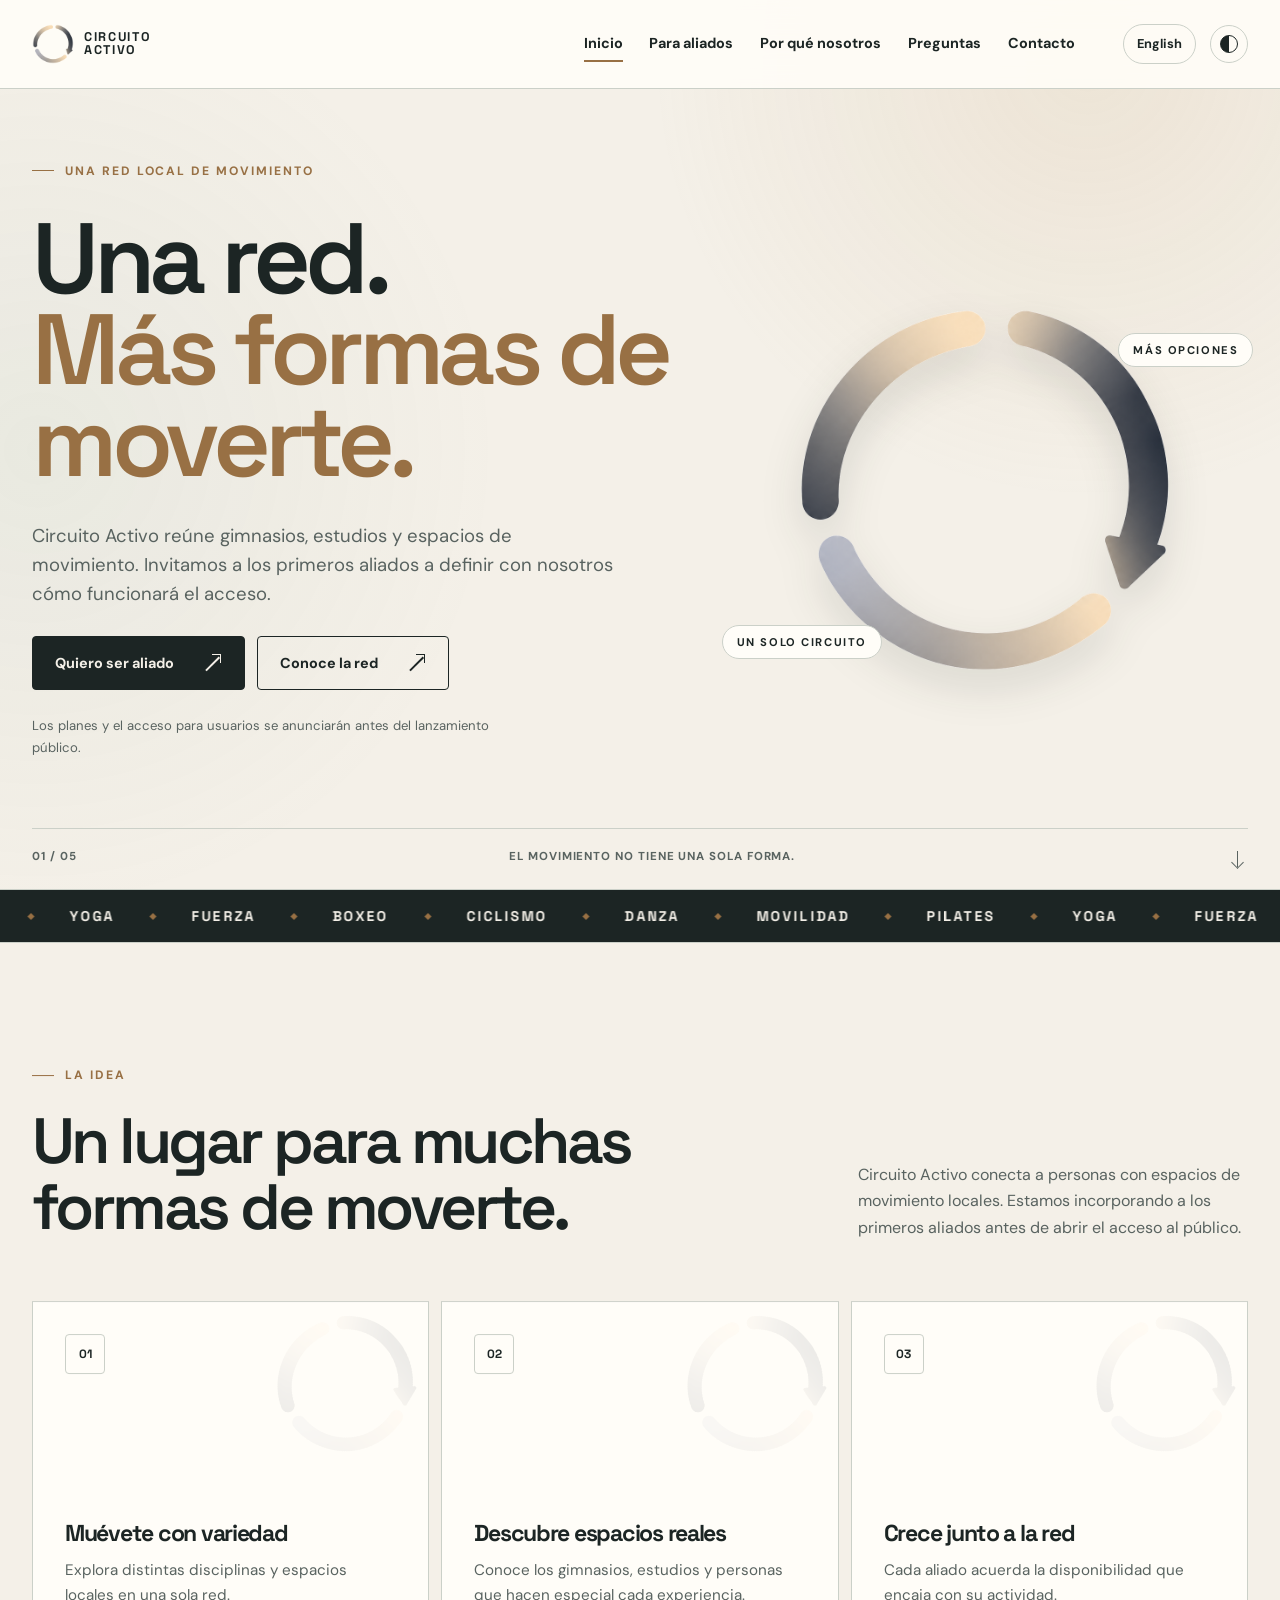
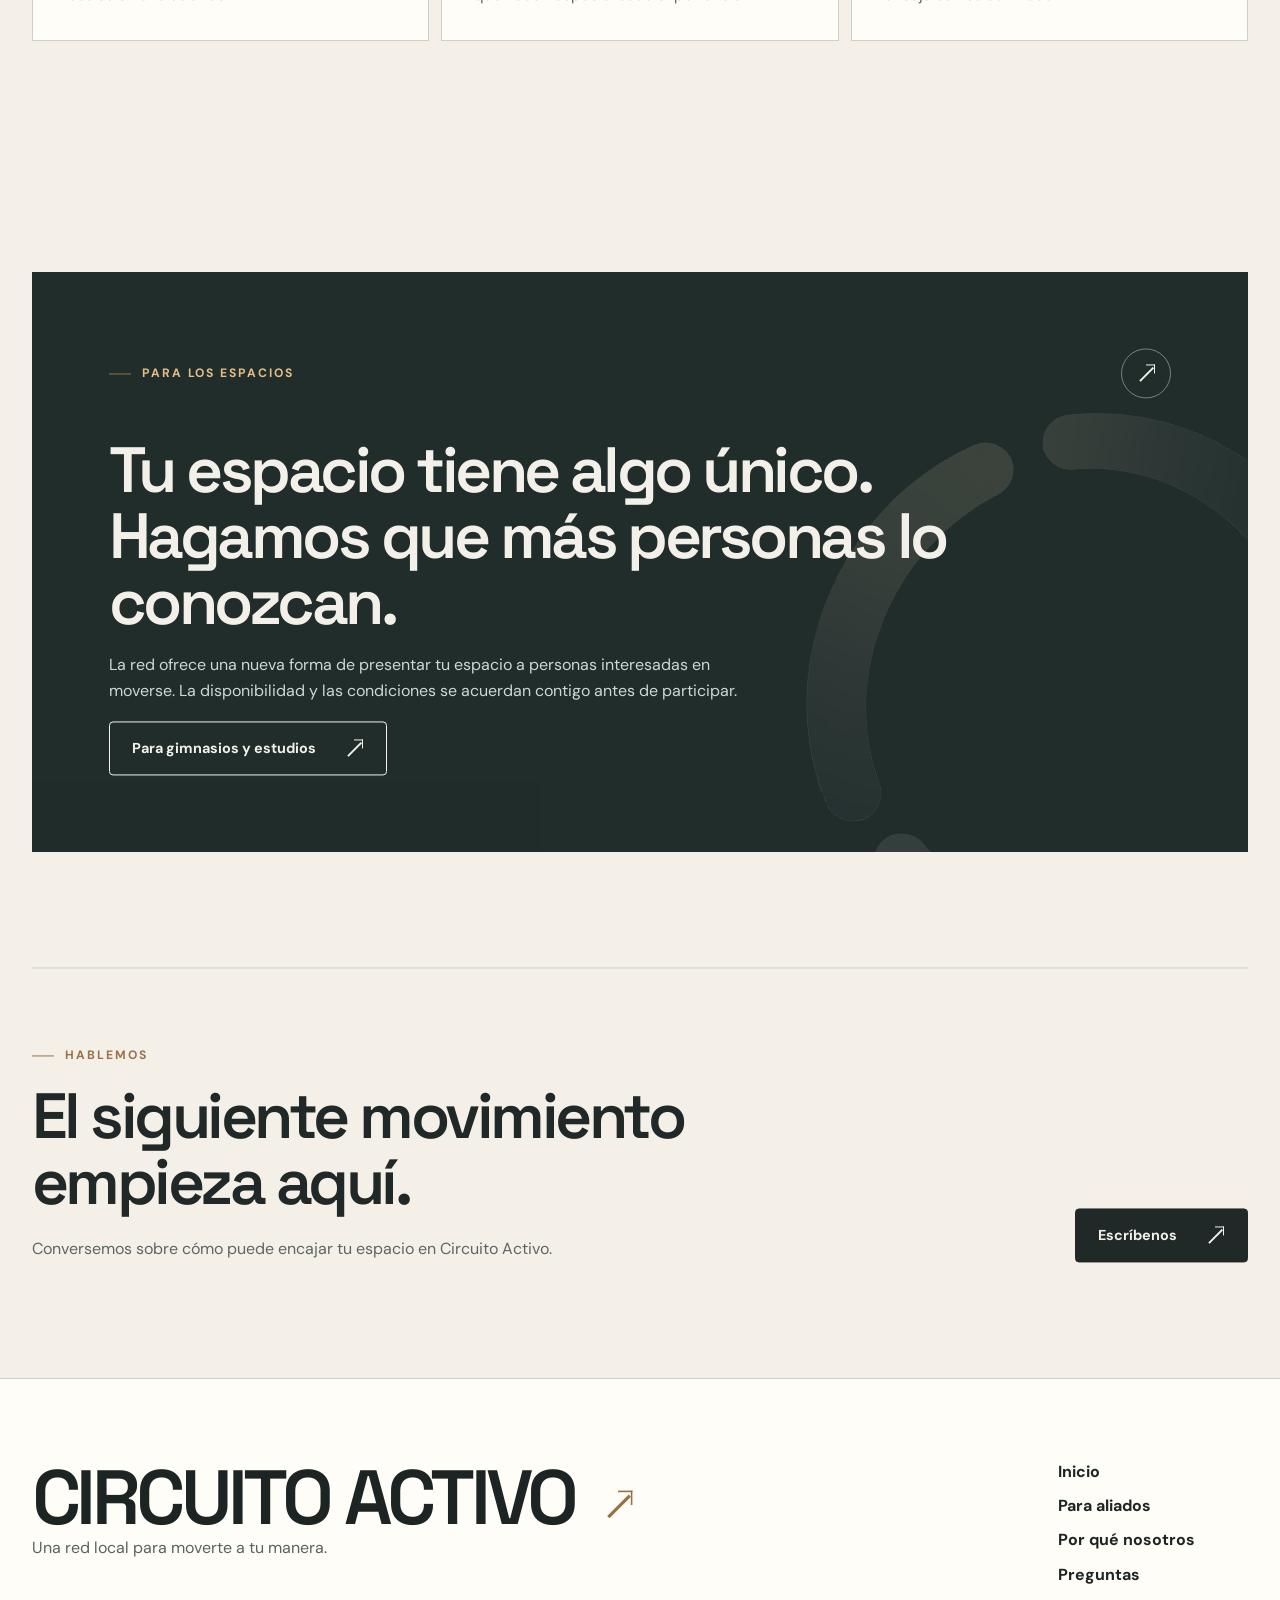
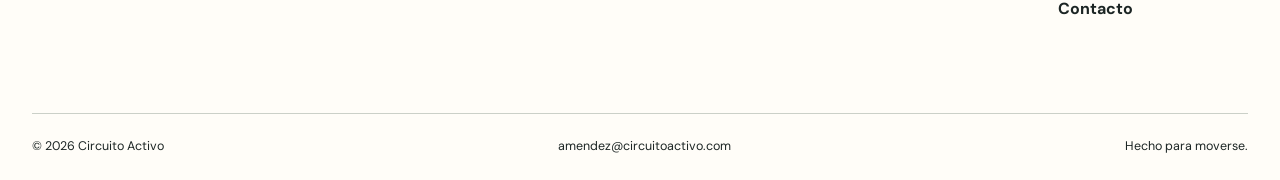
<file: index.html>
<!doctype html><html lang="es" data-theme="light"><head><meta charset="utf-8"><meta name="viewport" content="width=device-width, initial-scale=1"><meta name="theme-color" content="#f4f0e8"><title>Una red. Más formas de moverte. | Circuito Activo</title><meta name="description" content="Circuito Activo reúne gimnasios, estudios y espacios de movimiento. Invitamos a los primeros aliados a definir con nosotros cómo funcionará el acceso."><link rel="canonical" href="https://circuitoactivo.com/"><link rel="alternate" hreflang="es" href="https://circuitoactivo.com/"><link rel="alternate" hreflang="en" href="https://circuitoactivo.com/en/"><link rel="icon" href="favicon.ico" sizes="any"><link rel="icon" type="image/png" href="favicon.png"><link rel="apple-touch-icon" href="favicon.png"><link rel="stylesheet" href="styles.css"><script>try{document.documentElement.dataset.theme=localStorage.getItem('ca-theme')||'light'}catch(e){}</script><script defer src="vendor/gsap.min.js"></script><script defer src="script.js"></script></head><body data-page="index"><a class="skip-link" href="#main">Ir al contenido</a><div class="intro" aria-hidden="true"><div class="intro-symbol"><img src="circuito-activo-logo.png" alt=""></div><span>CIRCUITO ACTIVO</span></div><header class="site-header"><div class="wrap header-inner"><a class="brand" href="index.html" aria-label="Circuito Activo · Inicio"><img src="circuito-activo-logo.png" alt="" width="40" height="40"><span>CIRCUITO<br>ACTIVO</span></a><nav class="desktop-nav" aria-label="Menú"><a href="index.html" aria-current="page">Inicio</a><a href="partners.html" >Para aliados</a><a href="why-us.html" >Por qué nosotros</a><a href="faq.html" >Preguntas</a><a href="contact.html" >Contacto</a></nav><div class="header-actions"><a class="language-switch" href="en/index.html" hreflang="en" lang="en">English</a><button class="theme-toggle" type="button" aria-label="Cambiar tema" aria-pressed="false"><span class="theme-icon" aria-hidden="true"></span></button><button class="menu-toggle" type="button" aria-controls="mobileMenu" aria-expanded="false" aria-label="Menú"><span></span><span></span></button></div></div><nav class="mobile-menu" id="mobileMenu" aria-label="Menú" hidden><a href="index.html" aria-current="page">Inicio</a><a href="partners.html" >Para aliados</a><a href="why-us.html" >Por qué nosotros</a><a href="faq.html" >Preguntas</a><a href="contact.html" >Contacto</a></nav></header><main id="main"><section class="home-hero"><div class="wrap hero-layout"><div class="hero-copy"><span class="eyebrow hero-eyebrow">Una red local de movimiento</span><h1>Una red.<br><em>Más formas de moverte.</em></h1><p class="hero-lead">Circuito Activo reúne gimnasios, estudios y espacios de movimiento. Invitamos a los primeros aliados a definir con nosotros cómo funcionará el acceso.</p><div class="hero-actions"><a class="button button-primary" href="partners.html">Quiero ser aliado<span class="icon-arrow" aria-hidden="true"></span></a><a class="button button-outline" href="why-us.html">Conoce la red<span class="icon-arrow" aria-hidden="true"></span></a></div><p class="hero-footnote">Los planes y el acceso para usuarios se anunciarán antes del lanzamiento público.</p></div><div class="hero-art" aria-label="Circuito Activo" role="img"><span class="art-label art-label-top">MÁS OPCIONES</span><img src="circuito-activo-logo.png" alt="" width="480" height="480"><span class="art-label art-label-bottom">UN SOLO CIRCUITO</span></div></div><div class="hero-index wrap"><span>01 / 05</span><span>El movimiento no tiene una sola forma.</span><span class="icon-down" aria-hidden="true"></span></div></section><div class="ticker" aria-label="PILATES, YOGA, FUERZA, BOXEO, CICLISMO, DANZA, MOVILIDAD"><div class="ticker-track" aria-hidden="true"><div class="ticker-group"><span>PILATES<i class="ticker-separator" aria-hidden="true"></i></span><span>YOGA<i class="ticker-separator" aria-hidden="true"></i></span><span>FUERZA<i class="ticker-separator" aria-hidden="true"></i></span><span>BOXEO<i class="ticker-separator" aria-hidden="true"></i></span><span>CICLISMO<i class="ticker-separator" aria-hidden="true"></i></span><span>DANZA<i class="ticker-separator" aria-hidden="true"></i></span><span>MOVILIDAD<i class="ticker-separator" aria-hidden="true"></i></span></div><div class="ticker-group"><span>PILATES<i class="ticker-separator" aria-hidden="true"></i></span><span>YOGA<i class="ticker-separator" aria-hidden="true"></i></span><span>FUERZA<i class="ticker-separator" aria-hidden="true"></i></span><span>BOXEO<i class="ticker-separator" aria-hidden="true"></i></span><span>CICLISMO<i class="ticker-separator" aria-hidden="true"></i></span><span>DANZA<i class="ticker-separator" aria-hidden="true"></i></span><span>MOVILIDAD<i class="ticker-separator" aria-hidden="true"></i></span></div><div class="ticker-group"><span>PILATES<i class="ticker-separator" aria-hidden="true"></i></span><span>YOGA<i class="ticker-separator" aria-hidden="true"></i></span><span>FUERZA<i class="ticker-separator" aria-hidden="true"></i></span><span>BOXEO<i class="ticker-separator" aria-hidden="true"></i></span><span>CICLISMO<i class="ticker-separator" aria-hidden="true"></i></span><span>DANZA<i class="ticker-separator" aria-hidden="true"></i></span><span>MOVILIDAD<i class="ticker-separator" aria-hidden="true"></i></span></div></div></div><section class="section"><div class="wrap"><span class="eyebrow reveal">LA IDEA</span><div class="section-head reveal"><h2>Un lugar para muchas formas de moverte.</h2><p>Circuito Activo conecta a personas con espacios de movimiento locales. Estamos incorporando a los primeros aliados antes de abrir el acceso al público.</p></div><div class="feature-grid"><article class="feature-card reveal"><span class="feature-number">01</span><h3>Muévete con variedad</h3><p>Explora distintas disciplinas y espacios locales en una sola red.</p></article><article class="feature-card reveal"><span class="feature-number">02</span><h3>Descubre espacios reales</h3><p>Conoce los gimnasios, estudios y personas que hacen especial cada experiencia.</p></article><article class="feature-card reveal"><span class="feature-number">03</span><h3>Crece junto a la red</h3><p>Cada aliado acuerda la disponibilidad que encaja con su actividad.</p></article></div></div></section><section class="section"><div class="wrap"><div class="dark-feature reveal"><div class="dark-feature-top"><span class="eyebrow">PARA LOS ESPACIOS</span><span class="round-mark"><span class="icon-arrow" aria-hidden="true"></span></span></div><h2>Tu espacio tiene algo único. Hagamos que más personas lo conozcan.</h2><p>La red ofrece una nueva forma de presentar tu espacio a personas interesadas en moverse. La disponibilidad y las condiciones se acuerdan contigo antes de participar.</p><a class="button button-outline" href="partners.html">Para gimnasios y estudios<span class="icon-arrow" aria-hidden="true"></span></a></div></div></section><section class="section cta-section"><div class="wrap"><div class="cta-panel reveal"><div><span class="eyebrow">HABLEMOS</span><h2>El siguiente movimiento empieza aquí.</h2><p>Conversemos sobre cómo puede encajar tu espacio en Circuito Activo.</p></div><a class="button button-primary" href="contact.html">Escríbenos<span class="icon-arrow" aria-hidden="true"></span></a></div></div></section></main><footer class="site-footer"><div class="wrap footer-main"><div><a class="footer-brand" href="index.html">CIRCUITO ACTIVO <span class="icon-arrow" aria-hidden="true"></span></a><p>Una red local para moverte a tu manera.</p></div><nav aria-label="Menú"><a href="index.html" aria-current="page">Inicio</a><a href="partners.html" >Para aliados</a><a href="why-us.html" >Por qué nosotros</a><a href="faq.html" >Preguntas</a><a href="contact.html" >Contacto</a></nav></div><div class="wrap footer-bottom"><span>© <span id="year">2026</span> Circuito Activo</span><a href="mailto:amendez@circuitoactivo.com">amendez@circuitoactivo.com</a><span>Hecho para moverse.</span></div></footer></body></html>
</file>
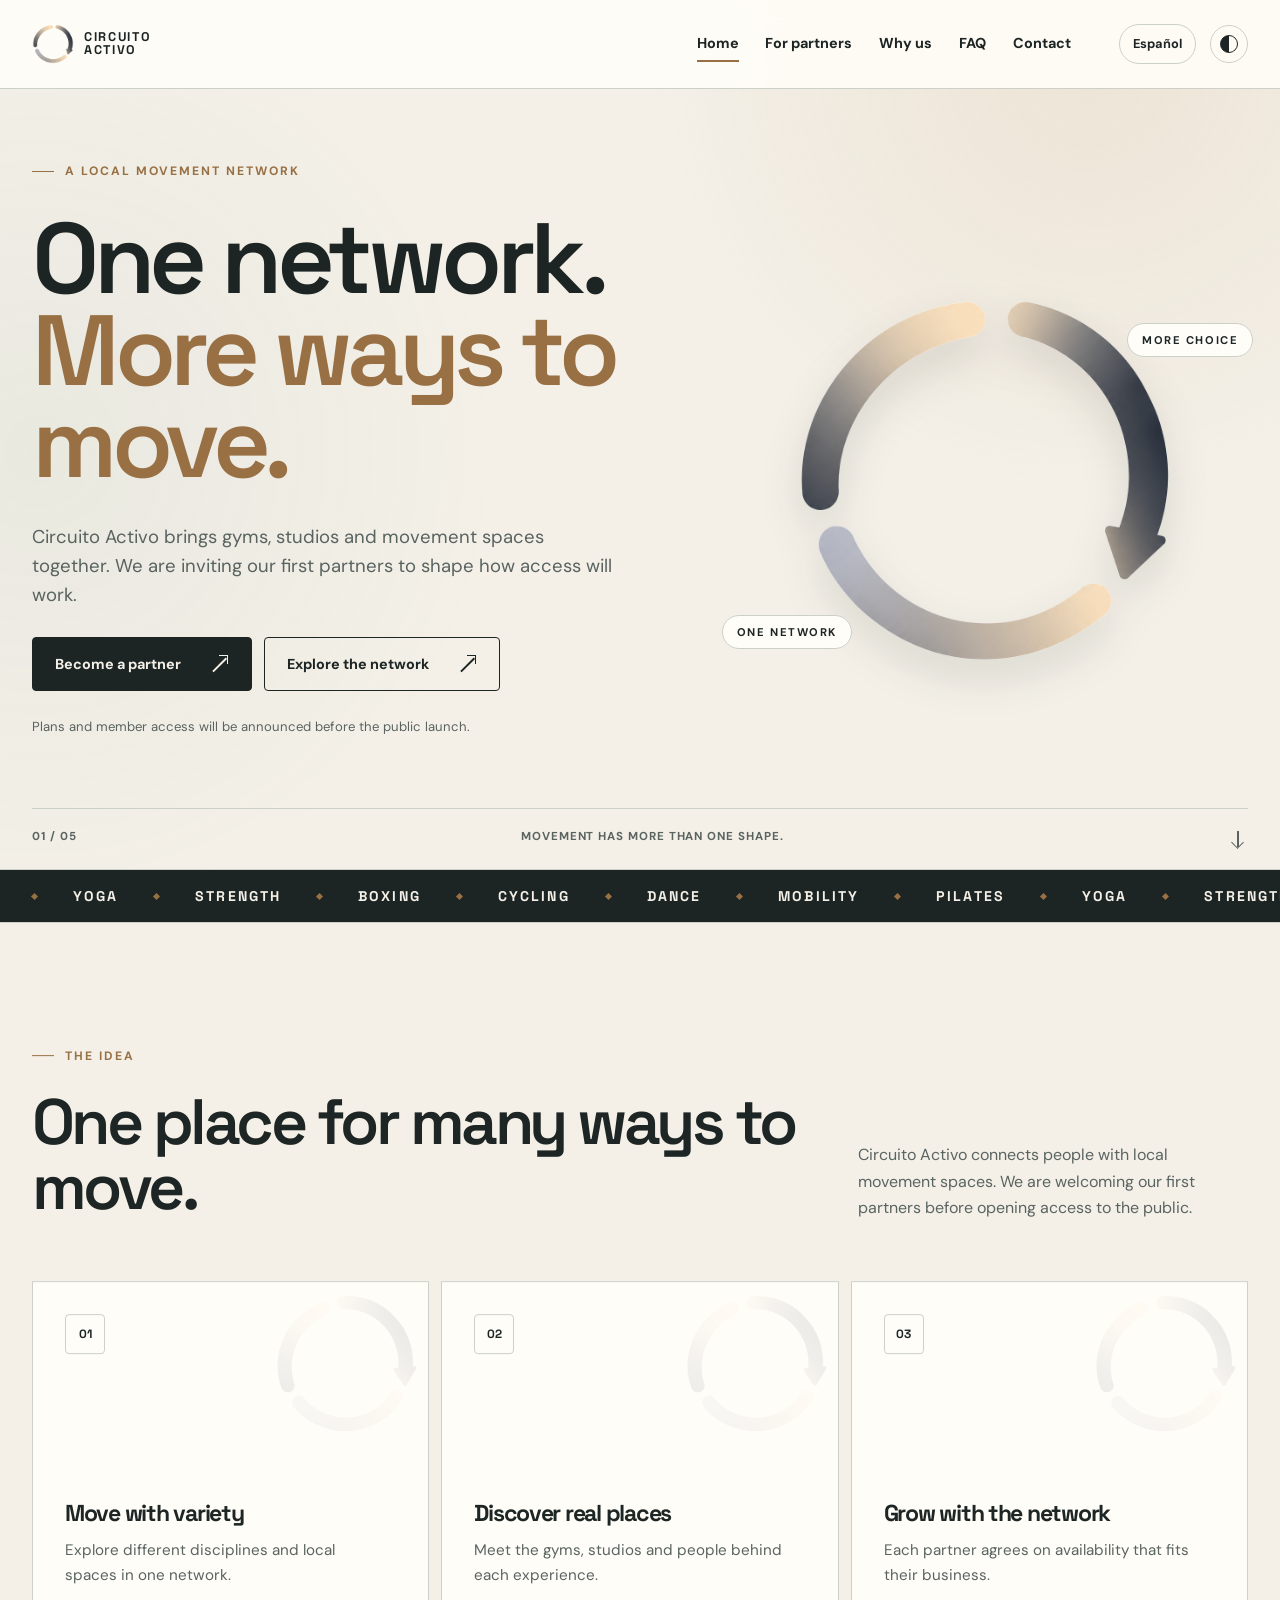
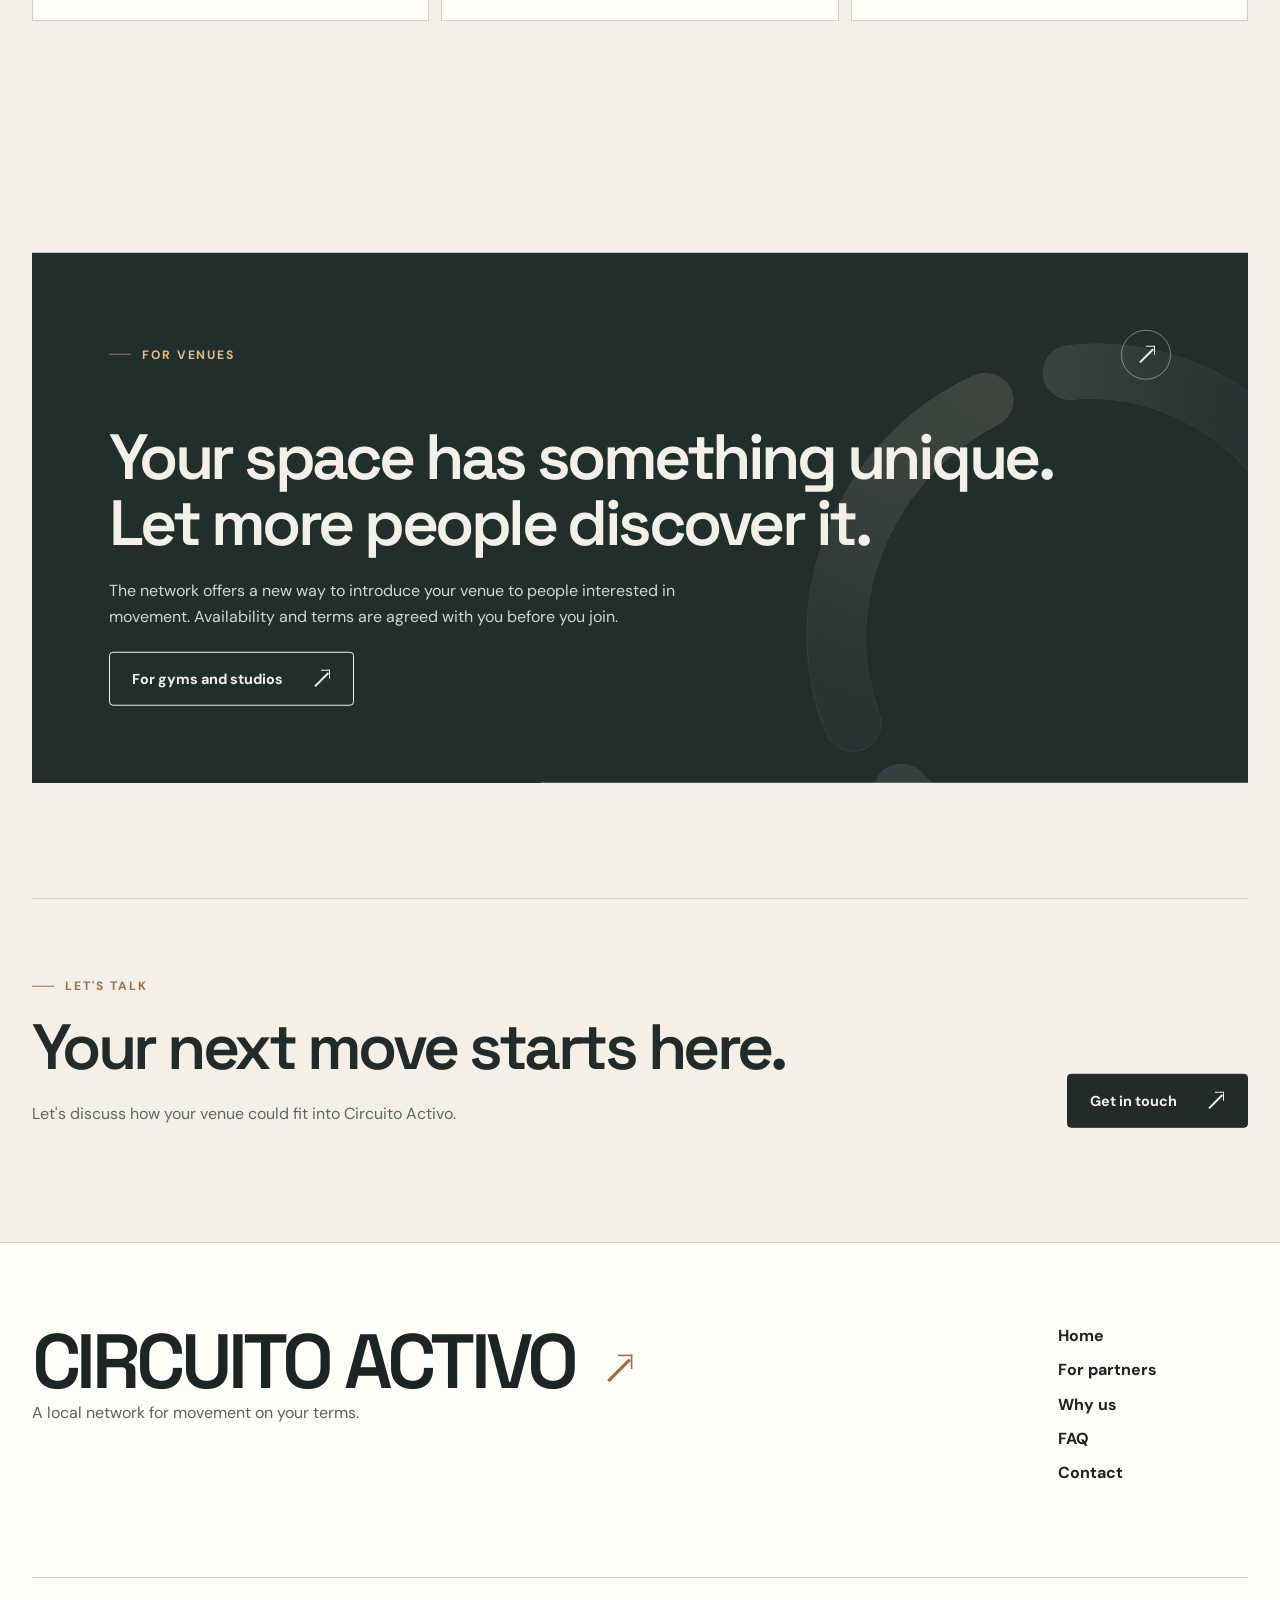
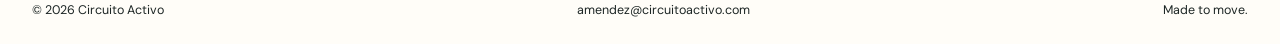
<file: en/index.html>
<!doctype html><html lang="en" data-theme="light"><head><meta charset="utf-8"><meta name="viewport" content="width=device-width, initial-scale=1"><meta name="theme-color" content="#f4f0e8"><title>One network. More ways to move. | Circuito Activo</title><meta name="description" content="Circuito Activo brings gyms, studios and movement spaces together. We are inviting our first partners to shape how access will work."><link rel="canonical" href="https://circuitoactivo.com/en/"><link rel="alternate" hreflang="es" href="https://circuitoactivo.com/"><link rel="alternate" hreflang="en" href="https://circuitoactivo.com/en/"><link rel="icon" href="../favicon.ico" sizes="any"><link rel="icon" type="image/png" href="../favicon.png"><link rel="apple-touch-icon" href="../favicon.png"><link rel="stylesheet" href="../styles.css"><script>try{document.documentElement.dataset.theme=localStorage.getItem('ca-theme')||'light'}catch(e){}</script><script defer src="../vendor/gsap.min.js"></script><script defer src="../script.js"></script></head><body data-page="index"><a class="skip-link" href="#main">Skip to content</a><div class="intro" aria-hidden="true"><div class="intro-symbol"><img src="../circuito-activo-logo.png" alt=""></div><span>CIRCUITO ACTIVO</span></div><header class="site-header"><div class="wrap header-inner"><a class="brand" href="index.html" aria-label="Circuito Activo · Home"><img src="../circuito-activo-logo.png" alt="" width="40" height="40"><span>CIRCUITO<br>ACTIVO</span></a><nav class="desktop-nav" aria-label="Menu"><a href="index.html" aria-current="page">Home</a><a href="partners.html" >For partners</a><a href="why-us.html" >Why us</a><a href="faq.html" >FAQ</a><a href="contact.html" >Contact</a></nav><div class="header-actions"><a class="language-switch" href="../index.html" hreflang="es" lang="es">Español</a><button class="theme-toggle" type="button" aria-label="Switch theme" aria-pressed="false"><span class="theme-icon" aria-hidden="true"></span></button><button class="menu-toggle" type="button" aria-controls="mobileMenu" aria-expanded="false" aria-label="Menu"><span></span><span></span></button></div></div><nav class="mobile-menu" id="mobileMenu" aria-label="Menu" hidden><a href="index.html" aria-current="page">Home</a><a href="partners.html" >For partners</a><a href="why-us.html" >Why us</a><a href="faq.html" >FAQ</a><a href="contact.html" >Contact</a></nav></header><main id="main"><section class="home-hero"><div class="wrap hero-layout"><div class="hero-copy"><span class="eyebrow hero-eyebrow">A local movement network</span><h1>One network.<br><em>More ways to move.</em></h1><p class="hero-lead">Circuito Activo brings gyms, studios and movement spaces together. We are inviting our first partners to shape how access will work.</p><div class="hero-actions"><a class="button button-primary" href="partners.html">Become a partner<span class="icon-arrow" aria-hidden="true"></span></a><a class="button button-outline" href="why-us.html">Explore the network<span class="icon-arrow" aria-hidden="true"></span></a></div><p class="hero-footnote">Plans and member access will be announced before the public launch.</p></div><div class="hero-art" aria-label="Circuito Activo" role="img"><span class="art-label art-label-top">MORE CHOICE</span><img src="../circuito-activo-logo.png" alt="" width="480" height="480"><span class="art-label art-label-bottom">ONE NETWORK</span></div></div><div class="hero-index wrap"><span>01 / 05</span><span>Movement has more than one shape.</span><span class="icon-down" aria-hidden="true"></span></div></section><div class="ticker" aria-label="PILATES, YOGA, STRENGTH, BOXING, CYCLING, DANCE, MOBILITY"><div class="ticker-track" aria-hidden="true"><div class="ticker-group"><span>PILATES<i class="ticker-separator" aria-hidden="true"></i></span><span>YOGA<i class="ticker-separator" aria-hidden="true"></i></span><span>STRENGTH<i class="ticker-separator" aria-hidden="true"></i></span><span>BOXING<i class="ticker-separator" aria-hidden="true"></i></span><span>CYCLING<i class="ticker-separator" aria-hidden="true"></i></span><span>DANCE<i class="ticker-separator" aria-hidden="true"></i></span><span>MOBILITY<i class="ticker-separator" aria-hidden="true"></i></span></div><div class="ticker-group"><span>PILATES<i class="ticker-separator" aria-hidden="true"></i></span><span>YOGA<i class="ticker-separator" aria-hidden="true"></i></span><span>STRENGTH<i class="ticker-separator" aria-hidden="true"></i></span><span>BOXING<i class="ticker-separator" aria-hidden="true"></i></span><span>CYCLING<i class="ticker-separator" aria-hidden="true"></i></span><span>DANCE<i class="ticker-separator" aria-hidden="true"></i></span><span>MOBILITY<i class="ticker-separator" aria-hidden="true"></i></span></div><div class="ticker-group"><span>PILATES<i class="ticker-separator" aria-hidden="true"></i></span><span>YOGA<i class="ticker-separator" aria-hidden="true"></i></span><span>STRENGTH<i class="ticker-separator" aria-hidden="true"></i></span><span>BOXING<i class="ticker-separator" aria-hidden="true"></i></span><span>CYCLING<i class="ticker-separator" aria-hidden="true"></i></span><span>DANCE<i class="ticker-separator" aria-hidden="true"></i></span><span>MOBILITY<i class="ticker-separator" aria-hidden="true"></i></span></div></div></div><section class="section"><div class="wrap"><span class="eyebrow reveal">THE IDEA</span><div class="section-head reveal"><h2>One place for many ways to move.</h2><p>Circuito Activo connects people with local movement spaces. We are welcoming our first partners before opening access to the public.</p></div><div class="feature-grid"><article class="feature-card reveal"><span class="feature-number">01</span><h3>Move with variety</h3><p>Explore different disciplines and local spaces in one network.</p></article><article class="feature-card reveal"><span class="feature-number">02</span><h3>Discover real places</h3><p>Meet the gyms, studios and people behind each experience.</p></article><article class="feature-card reveal"><span class="feature-number">03</span><h3>Grow with the network</h3><p>Each partner agrees on availability that fits their business.</p></article></div></div></section><section class="section"><div class="wrap"><div class="dark-feature reveal"><div class="dark-feature-top"><span class="eyebrow">FOR VENUES</span><span class="round-mark"><span class="icon-arrow" aria-hidden="true"></span></span></div><h2>Your space has something unique. Let more people discover it.</h2><p>The network offers a new way to introduce your venue to people interested in movement. Availability and terms are agreed with you before you join.</p><a class="button button-outline" href="partners.html">For gyms and studios<span class="icon-arrow" aria-hidden="true"></span></a></div></div></section><section class="section cta-section"><div class="wrap"><div class="cta-panel reveal"><div><span class="eyebrow">LET&#x27;S TALK</span><h2>Your next move starts here.</h2><p>Let&#x27;s discuss how your venue could fit into Circuito Activo.</p></div><a class="button button-primary" href="contact.html">Get in touch<span class="icon-arrow" aria-hidden="true"></span></a></div></div></section></main><footer class="site-footer"><div class="wrap footer-main"><div><a class="footer-brand" href="index.html">CIRCUITO ACTIVO <span class="icon-arrow" aria-hidden="true"></span></a><p>A local network for movement on your terms.</p></div><nav aria-label="Menu"><a href="index.html" aria-current="page">Home</a><a href="partners.html" >For partners</a><a href="why-us.html" >Why us</a><a href="faq.html" >FAQ</a><a href="contact.html" >Contact</a></nav></div><div class="wrap footer-bottom"><span>© <span id="year">2026</span> Circuito Activo</span><a href="mailto:amendez@circuitoactivo.com">amendez@circuitoactivo.com</a><span>Made to move.</span></div></footer></body></html>
</file>
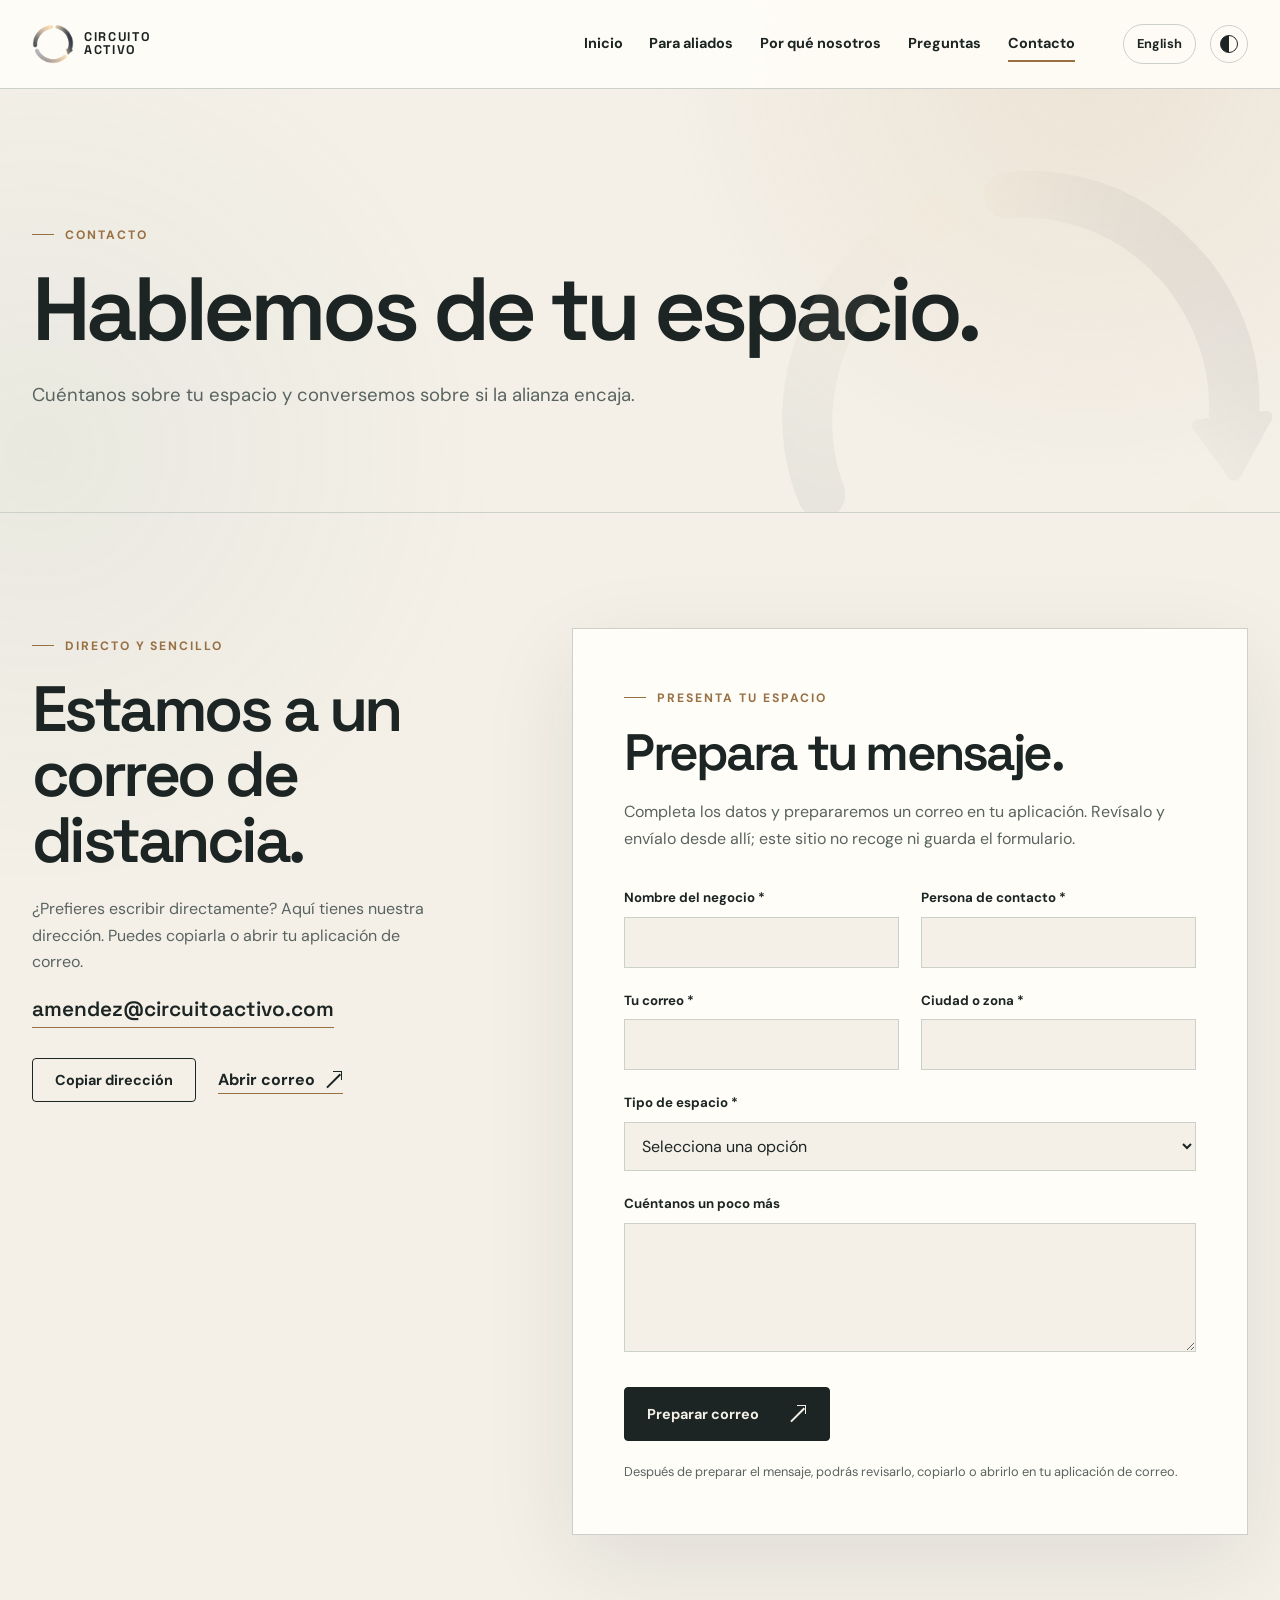
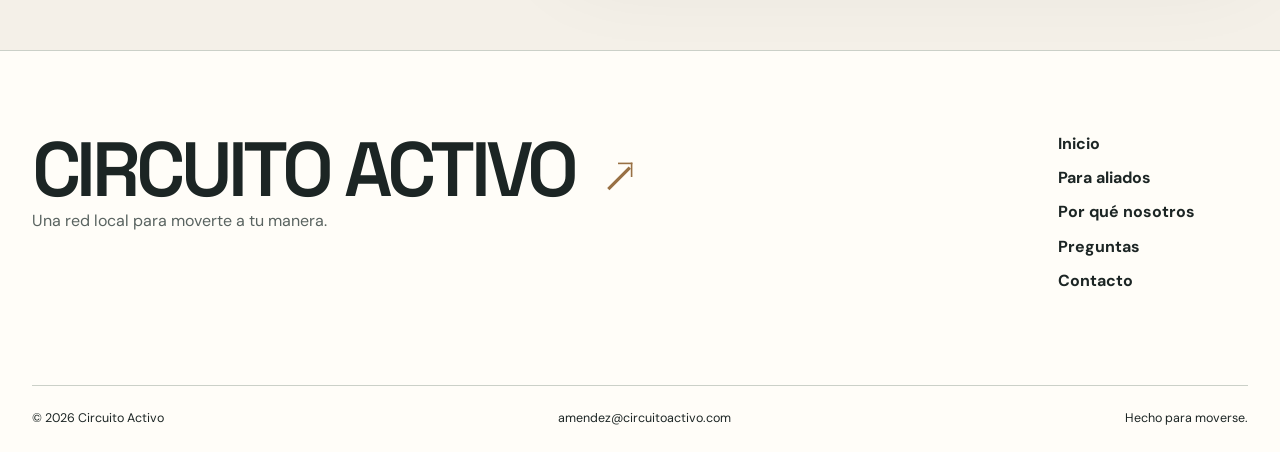
<file: contact.html>
<!doctype html><html lang="es" data-theme="light"><head><meta charset="utf-8"><meta name="viewport" content="width=device-width, initial-scale=1"><meta name="theme-color" content="#f4f0e8"><title>Hablemos de tu espacio. | Circuito Activo</title><meta name="description" content="Cuéntanos sobre tu espacio y conversemos sobre si la alianza encaja."><link rel="canonical" href="https://circuitoactivo.com/contact.html"><link rel="alternate" hreflang="es" href="https://circuitoactivo.com/contact.html"><link rel="alternate" hreflang="en" href="https://circuitoactivo.com/en/contact.html"><link rel="icon" href="favicon.ico" sizes="any"><link rel="icon" type="image/png" href="favicon.png"><link rel="apple-touch-icon" href="favicon.png"><link rel="stylesheet" href="styles.css"><script>try{document.documentElement.dataset.theme=localStorage.getItem('ca-theme')||'light'}catch(e){}</script><script defer src="vendor/gsap.min.js"></script><script defer src="script.js"></script></head><body data-page="contact"><a class="skip-link" href="#main">Ir al contenido</a><header class="site-header"><div class="wrap header-inner"><a class="brand" href="index.html" aria-label="Circuito Activo · Inicio"><img src="circuito-activo-logo.png" alt="" width="40" height="40"><span>CIRCUITO<br>ACTIVO</span></a><nav class="desktop-nav" aria-label="Menú"><a href="index.html" >Inicio</a><a href="partners.html" >Para aliados</a><a href="why-us.html" >Por qué nosotros</a><a href="faq.html" >Preguntas</a><a href="contact.html" aria-current="page">Contacto</a></nav><div class="header-actions"><a class="language-switch" href="en/contact.html" hreflang="en" lang="en">English</a><button class="theme-toggle" type="button" aria-label="Cambiar tema" aria-pressed="false"><span class="theme-icon" aria-hidden="true"></span></button><button class="menu-toggle" type="button" aria-controls="mobileMenu" aria-expanded="false" aria-label="Menú"><span></span><span></span></button></div></div><nav class="mobile-menu" id="mobileMenu" aria-label="Menú" hidden><a href="index.html" >Inicio</a><a href="partners.html" >Para aliados</a><a href="why-us.html" >Por qué nosotros</a><a href="faq.html" >Preguntas</a><a href="contact.html" aria-current="page">Contacto</a></nav></header><main id="main"><section class="page-hero"><div class="wrap"><span class="eyebrow reveal">CONTACTO</span><h1 class="reveal">Hablemos de tu espacio.</h1><p class="hero-lead reveal">Cuéntanos sobre tu espacio y conversemos sobre si la alianza encaja.</p><span class="page-hero-decoration" aria-hidden="true"></span></div></section><section class="section"><div class="wrap contact-layout"><div class="contact-info reveal"><span class="eyebrow">DIRECTO Y SENCILLO</span><h2>Estamos a un correo de distancia.</h2><p>¿Prefieres escribir directamente? Aquí tienes nuestra dirección. Puedes copiarla o abrir tu aplicación de correo.</p><a class="email-address" href="mailto:amendez@circuitoactivo.com">amendez@circuitoactivo.com</a><div class="contact-actions"><button class="button button-outline" id="copyEmail" type="button" data-copied="Copiado">Copiar dirección</button><a class="text-link" href="mailto:amendez@circuitoactivo.com">Abrir correo <span class="icon-arrow" aria-hidden="true"></span></a></div><p class="copy-status" id="copyStatus" role="status" aria-live="polite"></p></div><form id="partnerForm" class="form-panel reveal"><span class="eyebrow">PRESENTA TU ESPACIO</span><h2>Prepara tu mensaje.</h2><p>Completa los datos y prepararemos un correo en tu aplicación. Revísalo y envíalo desde allí; este sitio no recoge ni guarda el formulario.</p><div class="form-grid"><div class="field"><label for="business">Nombre del negocio <span aria-hidden="true">*</span></label><input id="business" name="business" type="text" autocomplete="organization" required></div><div class="field"><label for="person">Persona de contacto <span aria-hidden="true">*</span></label><input id="person" name="person" type="text" autocomplete="name" required></div><div class="field"><label for="email">Tu correo <span aria-hidden="true">*</span></label><input id="email" name="email" type="email" autocomplete="email" required></div><div class="field"><label for="city">Ciudad o zona <span aria-hidden="true">*</span></label><input id="city" name="city" type="text" autocomplete="address-level2" required></div><div class="field field-full"><label for="type">Tipo de espacio <span aria-hidden="true">*</span></label><select id="type" name="type" required><option value="">Selecciona una opción</option><option>Gimnasio</option><option>Yoga / Pilates</option><option>Fuerza / entrenamiento funcional</option><option>Ciclismo</option><option>Boxeo / artes marciales</option><option>Danza</option><option>Movilidad / bienestar</option><option>Otro</option></select></div><div class="field field-full"><label for="message">Cuéntanos un poco más</label><textarea id="message" name="message" rows="4"></textarea></div></div><button class="button button-primary" type="submit">Preparar correo <span class="icon-arrow" aria-hidden="true"></span></button><p class="form-note">Después de preparar el mensaje, podrás revisarlo, copiarlo o abrirlo en tu aplicación de correo.</p><div class="draft-panel" id="emailDraft" hidden><h3 tabindex="-1" id="draftTitle">Revisa tu correo</h3><p>El mensaje aún no se ha enviado.</p><p><strong>Para:</strong> amendez@circuitoactivo.com</p><label for="draftSubject">Asunto</label><input id="draftSubject" readonly><label for="draftBody">Mensaje</label><textarea id="draftBody" readonly rows="10"></textarea><div class="draft-actions"><a class="button button-primary" id="openDraft" href="mailto:amendez@circuitoactivo.com">Abrir aplicación de correo <span class="icon-arrow" aria-hidden="true"></span></a><button class="button button-outline" id="copyDraft" type="button">Copiar mensaje</button></div><p id="draftStatus" role="status" aria-live="polite"></p></div></form></div></section></main><footer class="site-footer"><div class="wrap footer-main"><div><a class="footer-brand" href="index.html">CIRCUITO ACTIVO <span class="icon-arrow" aria-hidden="true"></span></a><p>Una red local para moverte a tu manera.</p></div><nav aria-label="Menú"><a href="index.html" >Inicio</a><a href="partners.html" >Para aliados</a><a href="why-us.html" >Por qué nosotros</a><a href="faq.html" >Preguntas</a><a href="contact.html" aria-current="page">Contacto</a></nav></div><div class="wrap footer-bottom"><span>© <span id="year">2026</span> Circuito Activo</span><a href="mailto:amendez@circuitoactivo.com">amendez@circuitoactivo.com</a><span>Hecho para moverse.</span></div></footer></body></html>
</file>
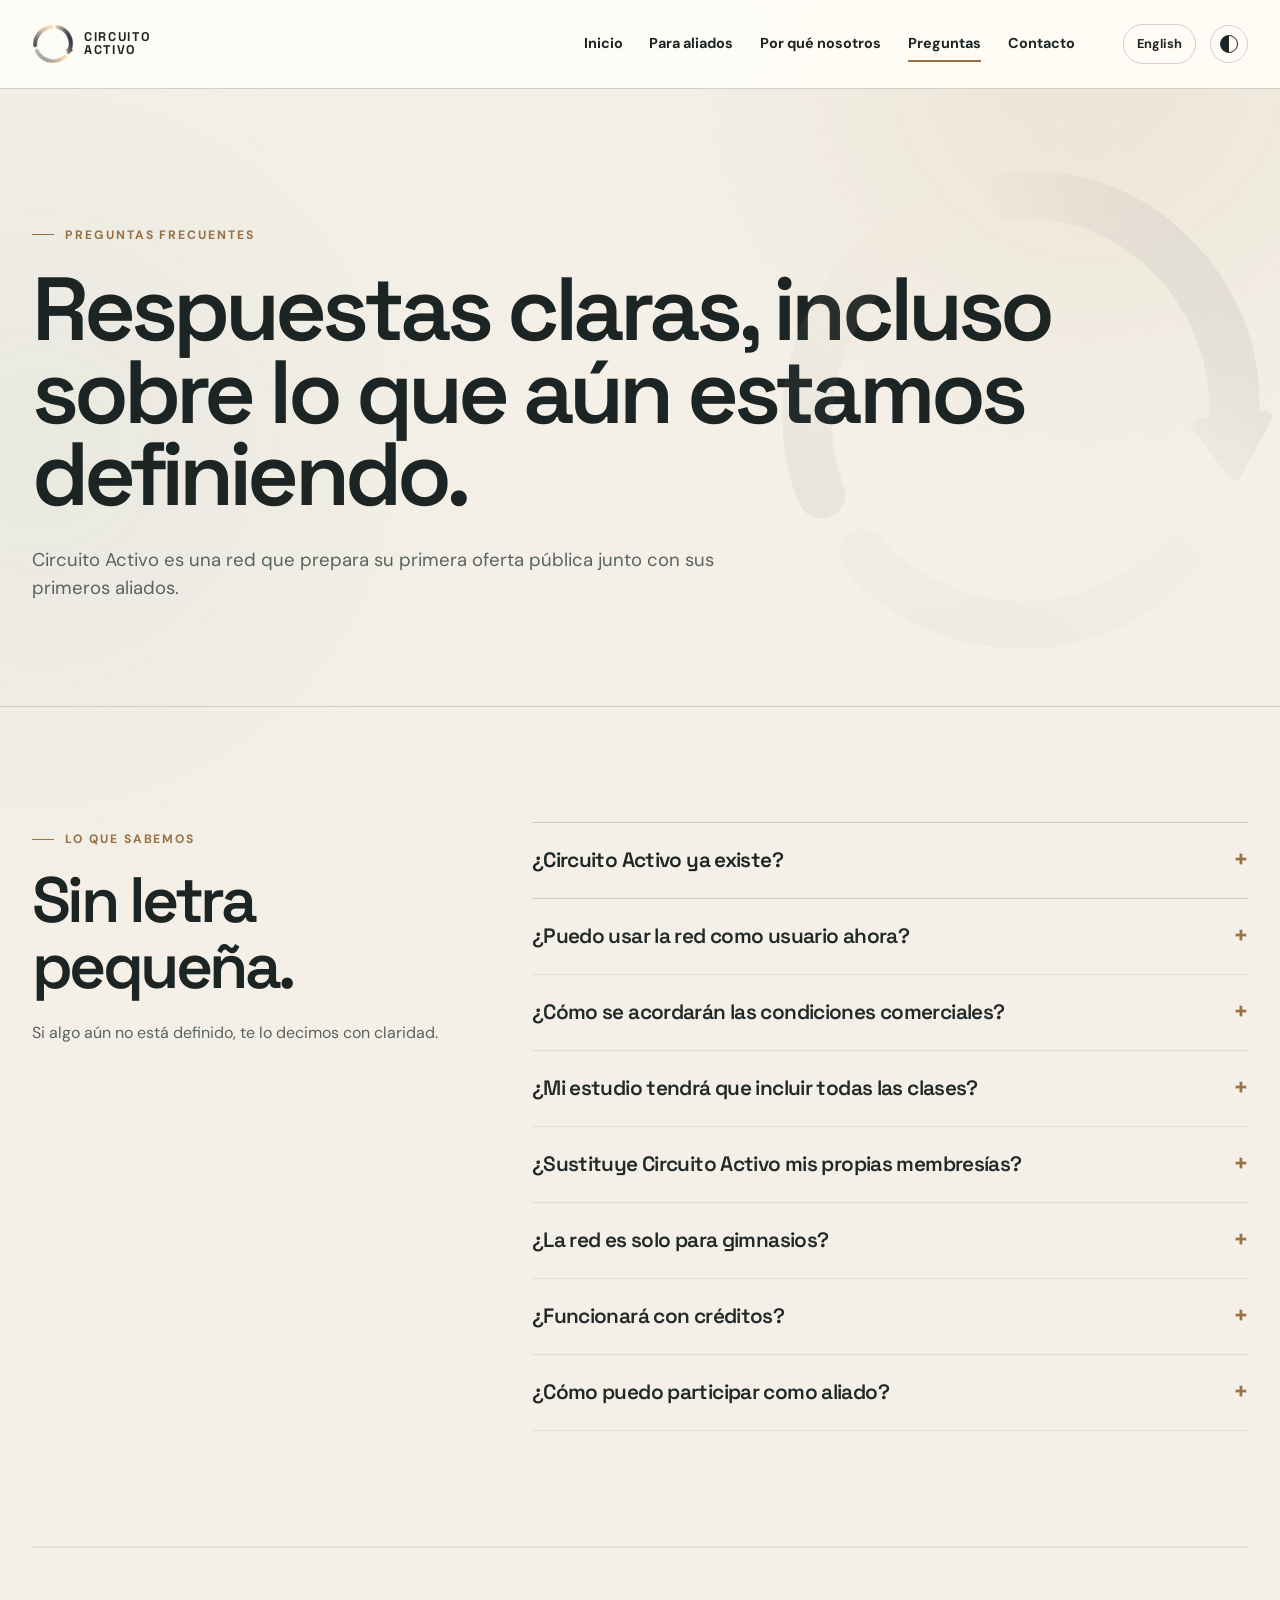
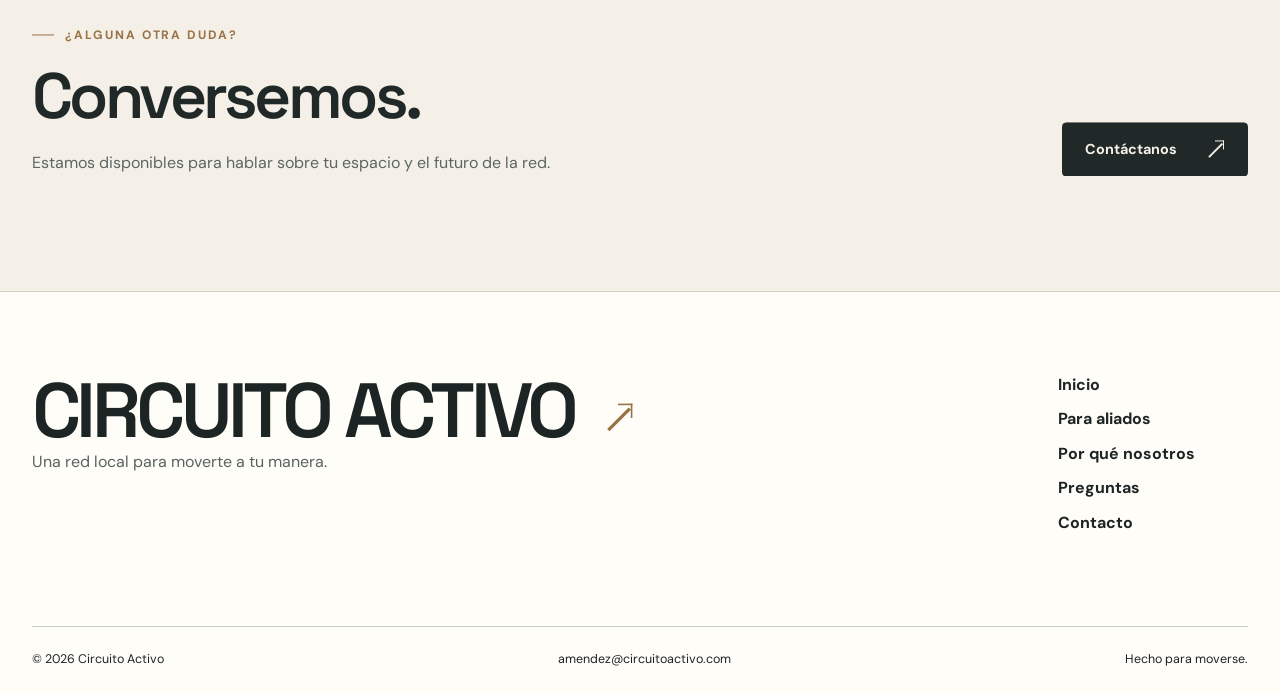
<file: faq.html>
<!doctype html><html lang="es" data-theme="light"><head><meta charset="utf-8"><meta name="viewport" content="width=device-width, initial-scale=1"><meta name="theme-color" content="#f4f0e8"><title>Respuestas claras, incluso sobre lo que aún estamos definiendo. | Circuito Activo</title><meta name="description" content="Circuito Activo es una red que prepara su primera oferta pública junto con sus primeros aliados."><link rel="canonical" href="https://circuitoactivo.com/faq.html"><link rel="alternate" hreflang="es" href="https://circuitoactivo.com/faq.html"><link rel="alternate" hreflang="en" href="https://circuitoactivo.com/en/faq.html"><link rel="icon" href="favicon.ico" sizes="any"><link rel="icon" type="image/png" href="favicon.png"><link rel="apple-touch-icon" href="favicon.png"><link rel="stylesheet" href="styles.css"><script>try{document.documentElement.dataset.theme=localStorage.getItem('ca-theme')||'light'}catch(e){}</script><script defer src="vendor/gsap.min.js"></script><script defer src="script.js"></script></head><body data-page="faq"><a class="skip-link" href="#main">Ir al contenido</a><header class="site-header"><div class="wrap header-inner"><a class="brand" href="index.html" aria-label="Circuito Activo · Inicio"><img src="circuito-activo-logo.png" alt="" width="40" height="40"><span>CIRCUITO<br>ACTIVO</span></a><nav class="desktop-nav" aria-label="Menú"><a href="index.html" >Inicio</a><a href="partners.html" >Para aliados</a><a href="why-us.html" >Por qué nosotros</a><a href="faq.html" aria-current="page">Preguntas</a><a href="contact.html" >Contacto</a></nav><div class="header-actions"><a class="language-switch" href="en/faq.html" hreflang="en" lang="en">English</a><button class="theme-toggle" type="button" aria-label="Cambiar tema" aria-pressed="false"><span class="theme-icon" aria-hidden="true"></span></button><button class="menu-toggle" type="button" aria-controls="mobileMenu" aria-expanded="false" aria-label="Menú"><span></span><span></span></button></div></div><nav class="mobile-menu" id="mobileMenu" aria-label="Menú" hidden><a href="index.html" >Inicio</a><a href="partners.html" >Para aliados</a><a href="why-us.html" >Por qué nosotros</a><a href="faq.html" aria-current="page">Preguntas</a><a href="contact.html" >Contacto</a></nav></header><main id="main"><section class="page-hero"><div class="wrap"><span class="eyebrow reveal">PREGUNTAS FRECUENTES</span><h1 class="reveal">Respuestas claras, incluso sobre lo que aún estamos definiendo.</h1><p class="hero-lead reveal">Circuito Activo es una red que prepara su primera oferta pública junto con sus primeros aliados.</p><span class="page-hero-decoration" aria-hidden="true"></span></div></section><section class="section"><div class="wrap faq-layout"><div><span class="eyebrow">LO QUE SABEMOS</span><h2>Sin letra pequeña.</h2><p>Si algo aún no está definido, te lo decimos con claridad.</p></div><div class="faq-list"><details class="faq-item reveal"><summary><span>¿Circuito Activo ya existe?</span><span class="faq-plus" aria-hidden="true">+</span></summary><div class="faq-answer"><p>Sí. Circuito Activo es una red local de movimiento. Estamos incorporando a los primeros espacios aliados y definiendo con ellos la primera oferta antes del lanzamiento público.</p></div></details><details class="faq-item reveal"><summary><span>¿Puedo usar la red como usuario ahora?</span><span class="faq-plus" aria-hidden="true">+</span></summary><div class="faq-answer"><p>Todavía no. El acceso para usuarios y los planes se anunciarán antes del lanzamiento público.</p></div></details><details class="faq-item reveal"><summary><span>¿Cómo se acordarán las condiciones comerciales?</span><span class="faq-plus" aria-hidden="true">+</span></summary><div class="faq-answer"><p>Las condiciones se conversan directamente con cada espacio antes de participar. Aún no hay una tarifa pública ni un modelo único para todos.</p></div></details><details class="faq-item reveal"><summary><span>¿Mi estudio tendrá que incluir todas las clases?</span><span class="faq-plus" aria-hidden="true">+</span></summary><div class="faq-answer"><p>No. La disponibilidad se acuerda contigo y puede limitarse a determinadas clases, horarios o plazas.</p></div></details><details class="faq-item reveal"><summary><span>¿Sustituye Circuito Activo mis propias membresías?</span><span class="faq-plus" aria-hidden="true">+</span></summary><div class="faq-answer"><p>No. La red está pensada como una forma adicional de dar a conocer tu espacio. Tus membresías y relaciones directas con clientes siguen siendo tuyas.</p></div></details><details class="faq-item reveal"><summary><span>¿La red es solo para gimnasios?</span><span class="faq-plus" aria-hidden="true">+</span></summary><div class="faq-answer"><p>No. También invitamos a estudios de yoga y pilates, espacios de fuerza, danza, ciclismo, boxeo, movilidad y otras disciplinas de movimiento.</p></div></details><details class="faq-item reveal"><summary><span>¿Funcionará con créditos?</span><span class="faq-plus" aria-hidden="true">+</span></summary><div class="faq-answer"><p>La experiencia de acceso aún se está definiendo. Queremos que sea clara y fácil de entender; comunicaremos los detalles antes de abrirla al público.</p></div></details><details class="faq-item reveal"><summary><span>¿Cómo puedo participar como aliado?</span><span class="faq-plus" aria-hidden="true">+</span></summary><div class="faq-answer"><p>Escríbenos a amendez@circuitoactivo.com o utiliza la página de contacto. Conoceremos tu espacio y hablaremos de cómo podría encajar en la red.</p></div></details></div></div></section><section class="section cta-section"><div class="wrap"><div class="cta-panel reveal"><div><span class="eyebrow">¿ALGUNA OTRA DUDA?</span><h2>Conversemos.</h2><p>Estamos disponibles para hablar sobre tu espacio y el futuro de la red.</p></div><a class="button button-primary" href="contact.html">Contáctanos<span class="icon-arrow" aria-hidden="true"></span></a></div></div></section></main><footer class="site-footer"><div class="wrap footer-main"><div><a class="footer-brand" href="index.html">CIRCUITO ACTIVO <span class="icon-arrow" aria-hidden="true"></span></a><p>Una red local para moverte a tu manera.</p></div><nav aria-label="Menú"><a href="index.html" >Inicio</a><a href="partners.html" >Para aliados</a><a href="why-us.html" >Por qué nosotros</a><a href="faq.html" aria-current="page">Preguntas</a><a href="contact.html" >Contacto</a></nav></div><div class="wrap footer-bottom"><span>© <span id="year">2026</span> Circuito Activo</span><a href="mailto:amendez@circuitoactivo.com">amendez@circuitoactivo.com</a><span>Hecho para moverse.</span></div></footer></body></html>
</file>
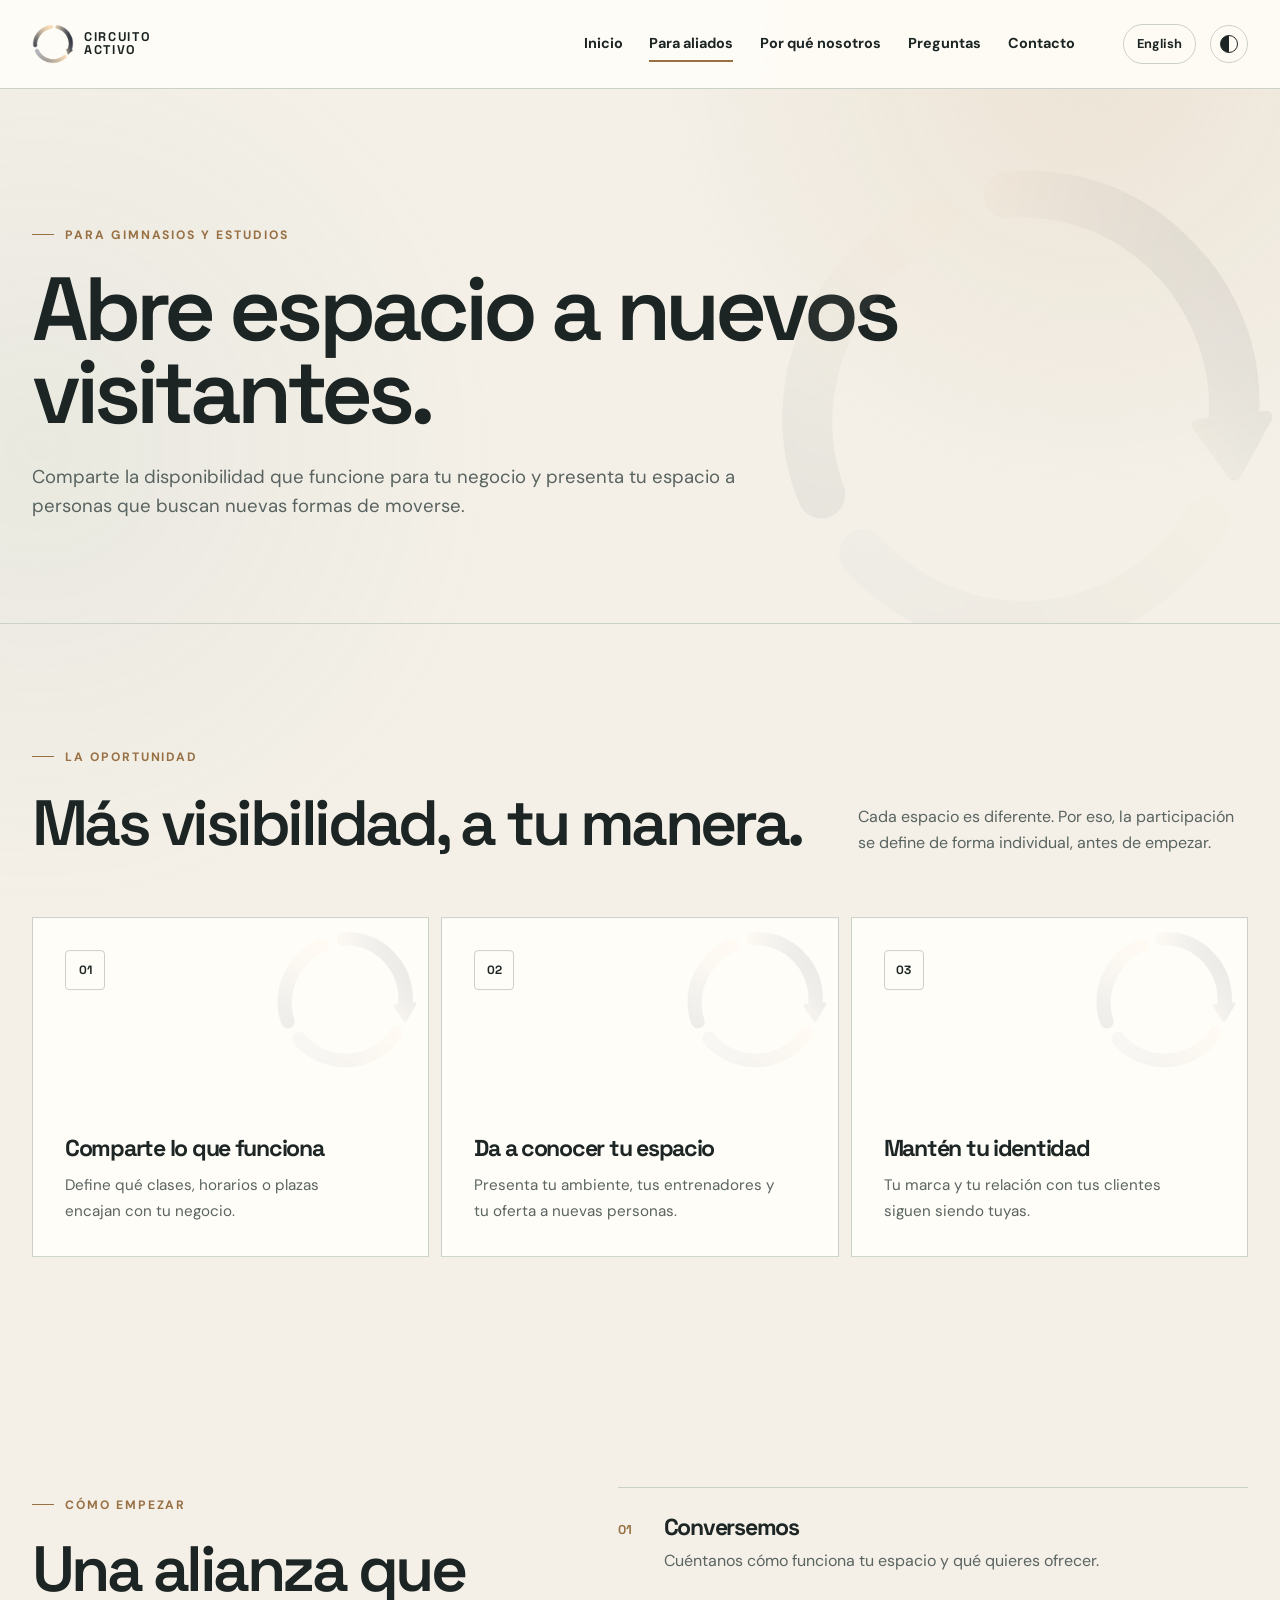
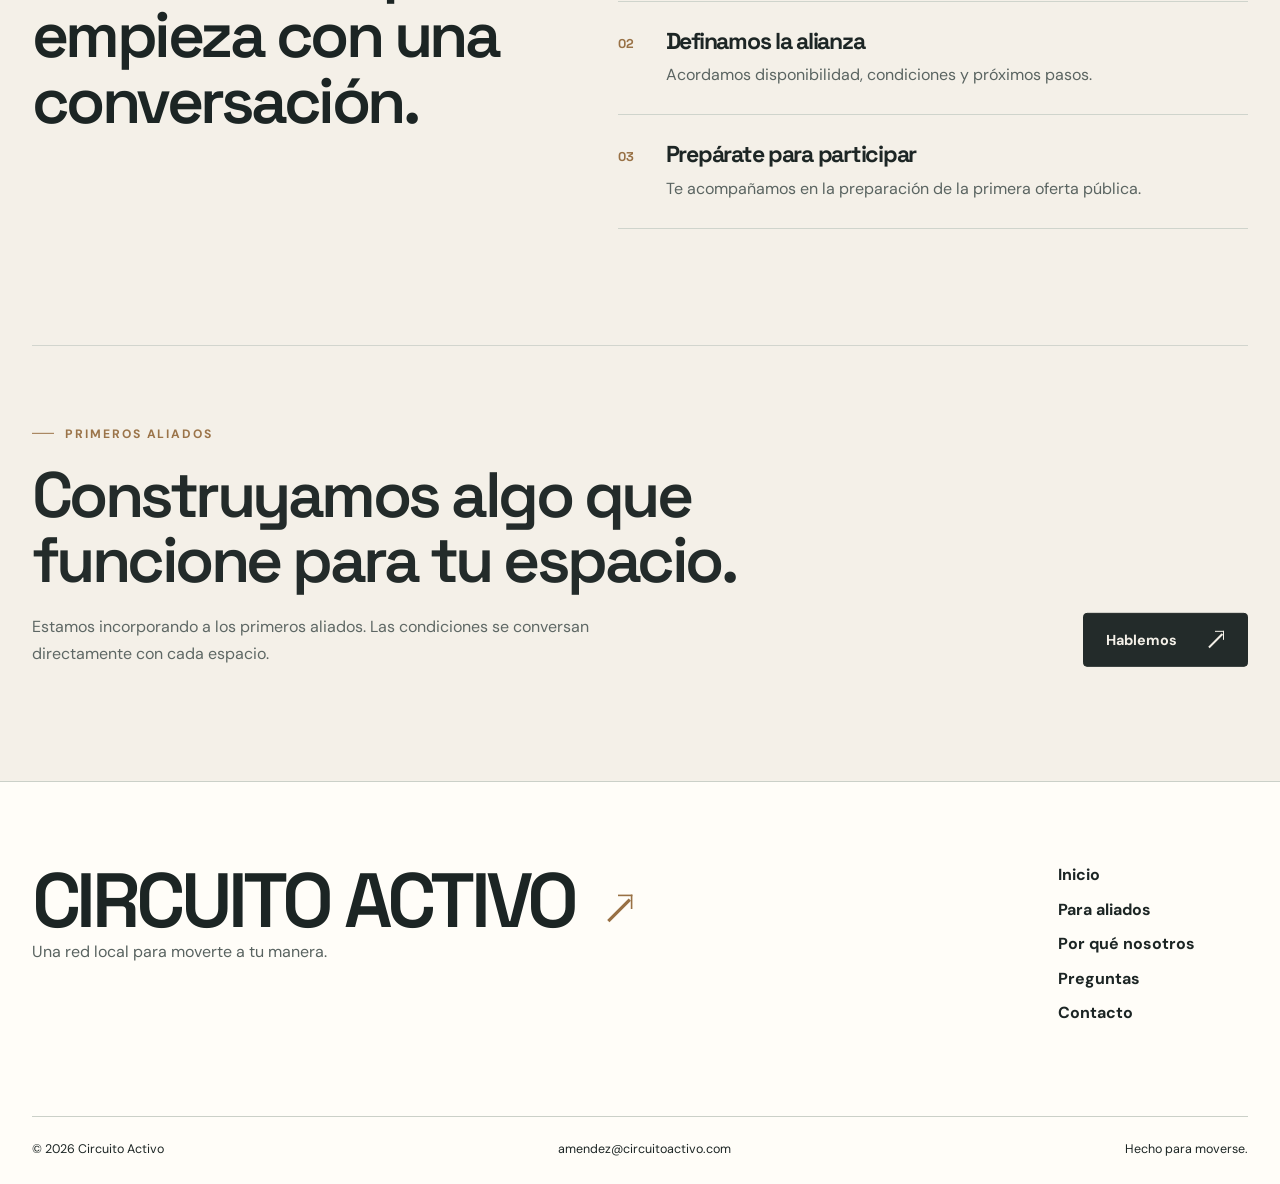
<file: partners.html>
<!doctype html><html lang="es" data-theme="light"><head><meta charset="utf-8"><meta name="viewport" content="width=device-width, initial-scale=1"><meta name="theme-color" content="#f4f0e8"><title>Abre espacio a nuevos visitantes. | Circuito Activo</title><meta name="description" content="Comparte la disponibilidad que funcione para tu negocio y presenta tu espacio a personas que buscan nuevas formas de moverse."><link rel="canonical" href="https://circuitoactivo.com/partners.html"><link rel="alternate" hreflang="es" href="https://circuitoactivo.com/partners.html"><link rel="alternate" hreflang="en" href="https://circuitoactivo.com/en/partners.html"><link rel="icon" href="favicon.ico" sizes="any"><link rel="icon" type="image/png" href="favicon.png"><link rel="apple-touch-icon" href="favicon.png"><link rel="stylesheet" href="styles.css"><script>try{document.documentElement.dataset.theme=localStorage.getItem('ca-theme')||'light'}catch(e){}</script><script defer src="vendor/gsap.min.js"></script><script defer src="script.js"></script></head><body data-page="partners"><a class="skip-link" href="#main">Ir al contenido</a><header class="site-header"><div class="wrap header-inner"><a class="brand" href="index.html" aria-label="Circuito Activo · Inicio"><img src="circuito-activo-logo.png" alt="" width="40" height="40"><span>CIRCUITO<br>ACTIVO</span></a><nav class="desktop-nav" aria-label="Menú"><a href="index.html" >Inicio</a><a href="partners.html" aria-current="page">Para aliados</a><a href="why-us.html" >Por qué nosotros</a><a href="faq.html" >Preguntas</a><a href="contact.html" >Contacto</a></nav><div class="header-actions"><a class="language-switch" href="en/partners.html" hreflang="en" lang="en">English</a><button class="theme-toggle" type="button" aria-label="Cambiar tema" aria-pressed="false"><span class="theme-icon" aria-hidden="true"></span></button><button class="menu-toggle" type="button" aria-controls="mobileMenu" aria-expanded="false" aria-label="Menú"><span></span><span></span></button></div></div><nav class="mobile-menu" id="mobileMenu" aria-label="Menú" hidden><a href="index.html" >Inicio</a><a href="partners.html" aria-current="page">Para aliados</a><a href="why-us.html" >Por qué nosotros</a><a href="faq.html" >Preguntas</a><a href="contact.html" >Contacto</a></nav></header><main id="main"><section class="page-hero"><div class="wrap"><span class="eyebrow reveal">PARA GIMNASIOS Y ESTUDIOS</span><h1 class="reveal">Abre espacio a nuevos visitantes.</h1><p class="hero-lead reveal">Comparte la disponibilidad que funcione para tu negocio y presenta tu espacio a personas que buscan nuevas formas de moverse.</p><span class="page-hero-decoration" aria-hidden="true"></span></div></section><section class="section"><div class="wrap"><span class="eyebrow reveal">LA OPORTUNIDAD</span><div class="section-head reveal"><h2>Más visibilidad, a tu manera.</h2><p>Cada espacio es diferente. Por eso, la participación se define de forma individual, antes de empezar.</p></div><div class="feature-grid"><article class="feature-card reveal"><span class="feature-number">01</span><h3>Comparte lo que funciona</h3><p>Define qué clases, horarios o plazas encajan con tu negocio.</p></article><article class="feature-card reveal"><span class="feature-number">02</span><h3>Da a conocer tu espacio</h3><p>Presenta tu ambiente, tus entrenadores y tu oferta a nuevas personas.</p></article><article class="feature-card reveal"><span class="feature-number">03</span><h3>Mantén tu identidad</h3><p>Tu marca y tu relación con tus clientes siguen siendo tuyas.</p></article></div></div></section><section class="section"><div class="wrap process"><div><span class="eyebrow">CÓMO EMPEZAR</span><h2>Una alianza que empieza con una conversación.</h2></div><div class="process-list"><div class="process-step reveal"><span>01</span><div><h3>Conversemos</h3><p>Cuéntanos cómo funciona tu espacio y qué quieres ofrecer.</p></div></div><div class="process-step reveal"><span>02</span><div><h3>Definamos la alianza</h3><p>Acordamos disponibilidad, condiciones y próximos pasos.</p></div></div><div class="process-step reveal"><span>03</span><div><h3>Prepárate para participar</h3><p>Te acompañamos en la preparación de la primera oferta pública.</p></div></div></div></div></section><section class="section cta-section"><div class="wrap"><div class="cta-panel reveal"><div><span class="eyebrow">PRIMEROS ALIADOS</span><h2>Construyamos algo que funcione para tu espacio.</h2><p>Estamos incorporando a los primeros aliados. Las condiciones se conversan directamente con cada espacio.</p></div><a class="button button-primary" href="contact.html">Hablemos<span class="icon-arrow" aria-hidden="true"></span></a></div></div></section></main><footer class="site-footer"><div class="wrap footer-main"><div><a class="footer-brand" href="index.html">CIRCUITO ACTIVO <span class="icon-arrow" aria-hidden="true"></span></a><p>Una red local para moverte a tu manera.</p></div><nav aria-label="Menú"><a href="index.html" >Inicio</a><a href="partners.html" aria-current="page">Para aliados</a><a href="why-us.html" >Por qué nosotros</a><a href="faq.html" >Preguntas</a><a href="contact.html" >Contacto</a></nav></div><div class="wrap footer-bottom"><span>© <span id="year">2026</span> Circuito Activo</span><a href="mailto:amendez@circuitoactivo.com">amendez@circuitoactivo.com</a><span>Hecho para moverse.</span></div></footer></body></html>
</file>
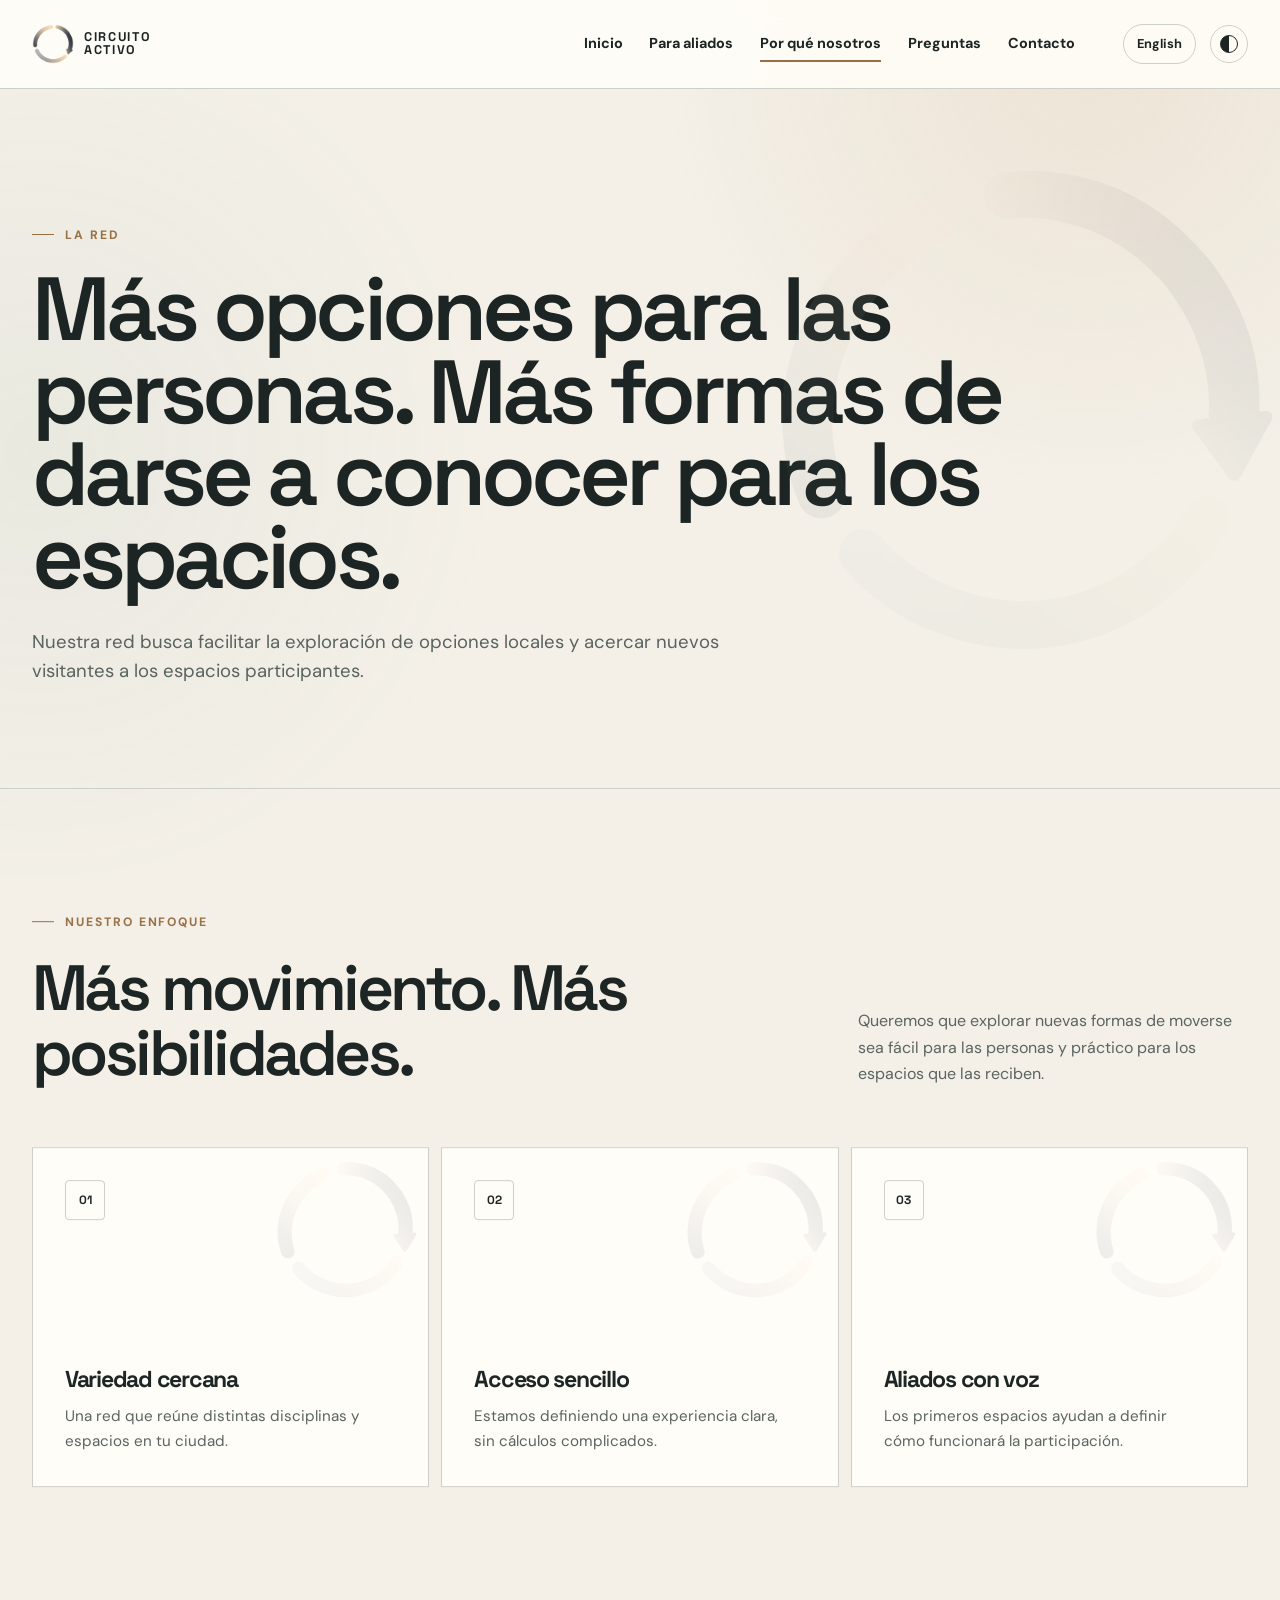
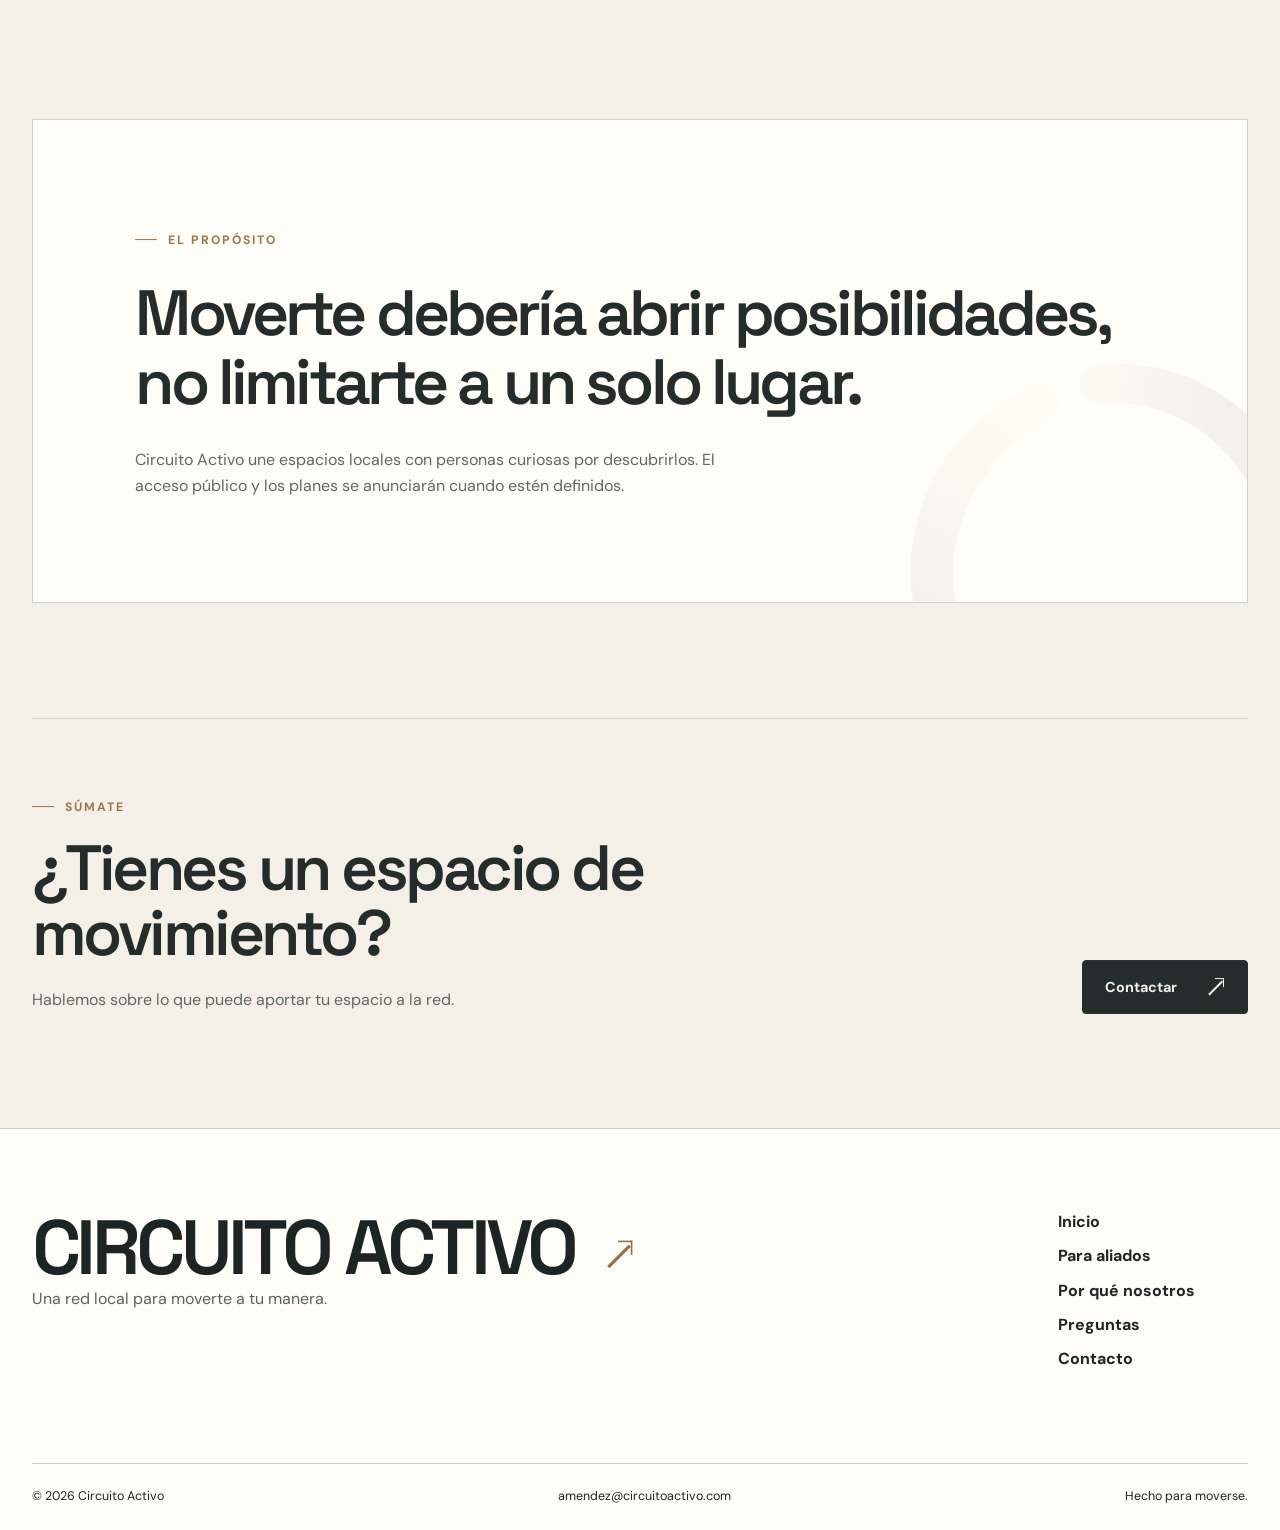
<file: why-us.html>
<!doctype html><html lang="es" data-theme="light"><head><meta charset="utf-8"><meta name="viewport" content="width=device-width, initial-scale=1"><meta name="theme-color" content="#f4f0e8"><title>Más opciones para las personas. Más formas de darse a conocer para los espacios. | Circuito Activo</title><meta name="description" content="Nuestra red busca facilitar la exploración de opciones locales y acercar nuevos visitantes a los espacios participantes."><link rel="canonical" href="https://circuitoactivo.com/why-us.html"><link rel="alternate" hreflang="es" href="https://circuitoactivo.com/why-us.html"><link rel="alternate" hreflang="en" href="https://circuitoactivo.com/en/why-us.html"><link rel="icon" href="favicon.ico" sizes="any"><link rel="icon" type="image/png" href="favicon.png"><link rel="apple-touch-icon" href="favicon.png"><link rel="stylesheet" href="styles.css"><script>try{document.documentElement.dataset.theme=localStorage.getItem('ca-theme')||'light'}catch(e){}</script><script defer src="vendor/gsap.min.js"></script><script defer src="script.js"></script></head><body data-page="why-us"><a class="skip-link" href="#main">Ir al contenido</a><header class="site-header"><div class="wrap header-inner"><a class="brand" href="index.html" aria-label="Circuito Activo · Inicio"><img src="circuito-activo-logo.png" alt="" width="40" height="40"><span>CIRCUITO<br>ACTIVO</span></a><nav class="desktop-nav" aria-label="Menú"><a href="index.html" >Inicio</a><a href="partners.html" >Para aliados</a><a href="why-us.html" aria-current="page">Por qué nosotros</a><a href="faq.html" >Preguntas</a><a href="contact.html" >Contacto</a></nav><div class="header-actions"><a class="language-switch" href="en/why-us.html" hreflang="en" lang="en">English</a><button class="theme-toggle" type="button" aria-label="Cambiar tema" aria-pressed="false"><span class="theme-icon" aria-hidden="true"></span></button><button class="menu-toggle" type="button" aria-controls="mobileMenu" aria-expanded="false" aria-label="Menú"><span></span><span></span></button></div></div><nav class="mobile-menu" id="mobileMenu" aria-label="Menú" hidden><a href="index.html" >Inicio</a><a href="partners.html" >Para aliados</a><a href="why-us.html" aria-current="page">Por qué nosotros</a><a href="faq.html" >Preguntas</a><a href="contact.html" >Contacto</a></nav></header><main id="main"><section class="page-hero"><div class="wrap"><span class="eyebrow reveal">LA RED</span><h1 class="reveal">Más opciones para las personas. Más formas de darse a conocer para los espacios.</h1><p class="hero-lead reveal">Nuestra red busca facilitar la exploración de opciones locales y acercar nuevos visitantes a los espacios participantes.</p><span class="page-hero-decoration" aria-hidden="true"></span></div></section><section class="section"><div class="wrap"><span class="eyebrow reveal">NUESTRO ENFOQUE</span><div class="section-head reveal"><h2>Más movimiento. Más posibilidades.</h2><p>Queremos que explorar nuevas formas de moverse sea fácil para las personas y práctico para los espacios que las reciben.</p></div><div class="feature-grid"><article class="feature-card reveal"><span class="feature-number">01</span><h3>Variedad cercana</h3><p>Una red que reúne distintas disciplinas y espacios en tu ciudad.</p></article><article class="feature-card reveal"><span class="feature-number">02</span><h3>Acceso sencillo</h3><p>Estamos definiendo una experiencia clara, sin cálculos complicados.</p></article><article class="feature-card reveal"><span class="feature-number">03</span><h3>Aliados con voz</h3><p>Los primeros espacios ayudan a definir cómo funcionará la participación.</p></article></div></div></section><section class="section"><div class="wrap"><div class="quote-panel reveal"><span class="eyebrow">EL PROPÓSITO</span><blockquote>Moverte debería abrir posibilidades, no limitarte a un solo lugar.</blockquote><p>Circuito Activo une espacios locales con personas curiosas por descubrirlos. El acceso público y los planes se anunciarán cuando estén definidos.</p></div></div></section><section class="section cta-section"><div class="wrap"><div class="cta-panel reveal"><div><span class="eyebrow">SÚMATE</span><h2>¿Tienes un espacio de movimiento?</h2><p>Hablemos sobre lo que puede aportar tu espacio a la red.</p></div><a class="button button-primary" href="contact.html">Contactar<span class="icon-arrow" aria-hidden="true"></span></a></div></div></section></main><footer class="site-footer"><div class="wrap footer-main"><div><a class="footer-brand" href="index.html">CIRCUITO ACTIVO <span class="icon-arrow" aria-hidden="true"></span></a><p>Una red local para moverte a tu manera.</p></div><nav aria-label="Menú"><a href="index.html" >Inicio</a><a href="partners.html" >Para aliados</a><a href="why-us.html" aria-current="page">Por qué nosotros</a><a href="faq.html" >Preguntas</a><a href="contact.html" >Contacto</a></nav></div><div class="wrap footer-bottom"><span>© <span id="year">2026</span> Circuito Activo</span><a href="mailto:amendez@circuitoactivo.com">amendez@circuitoactivo.com</a><span>Hecho para moverse.</span></div></footer></body></html>
</file>
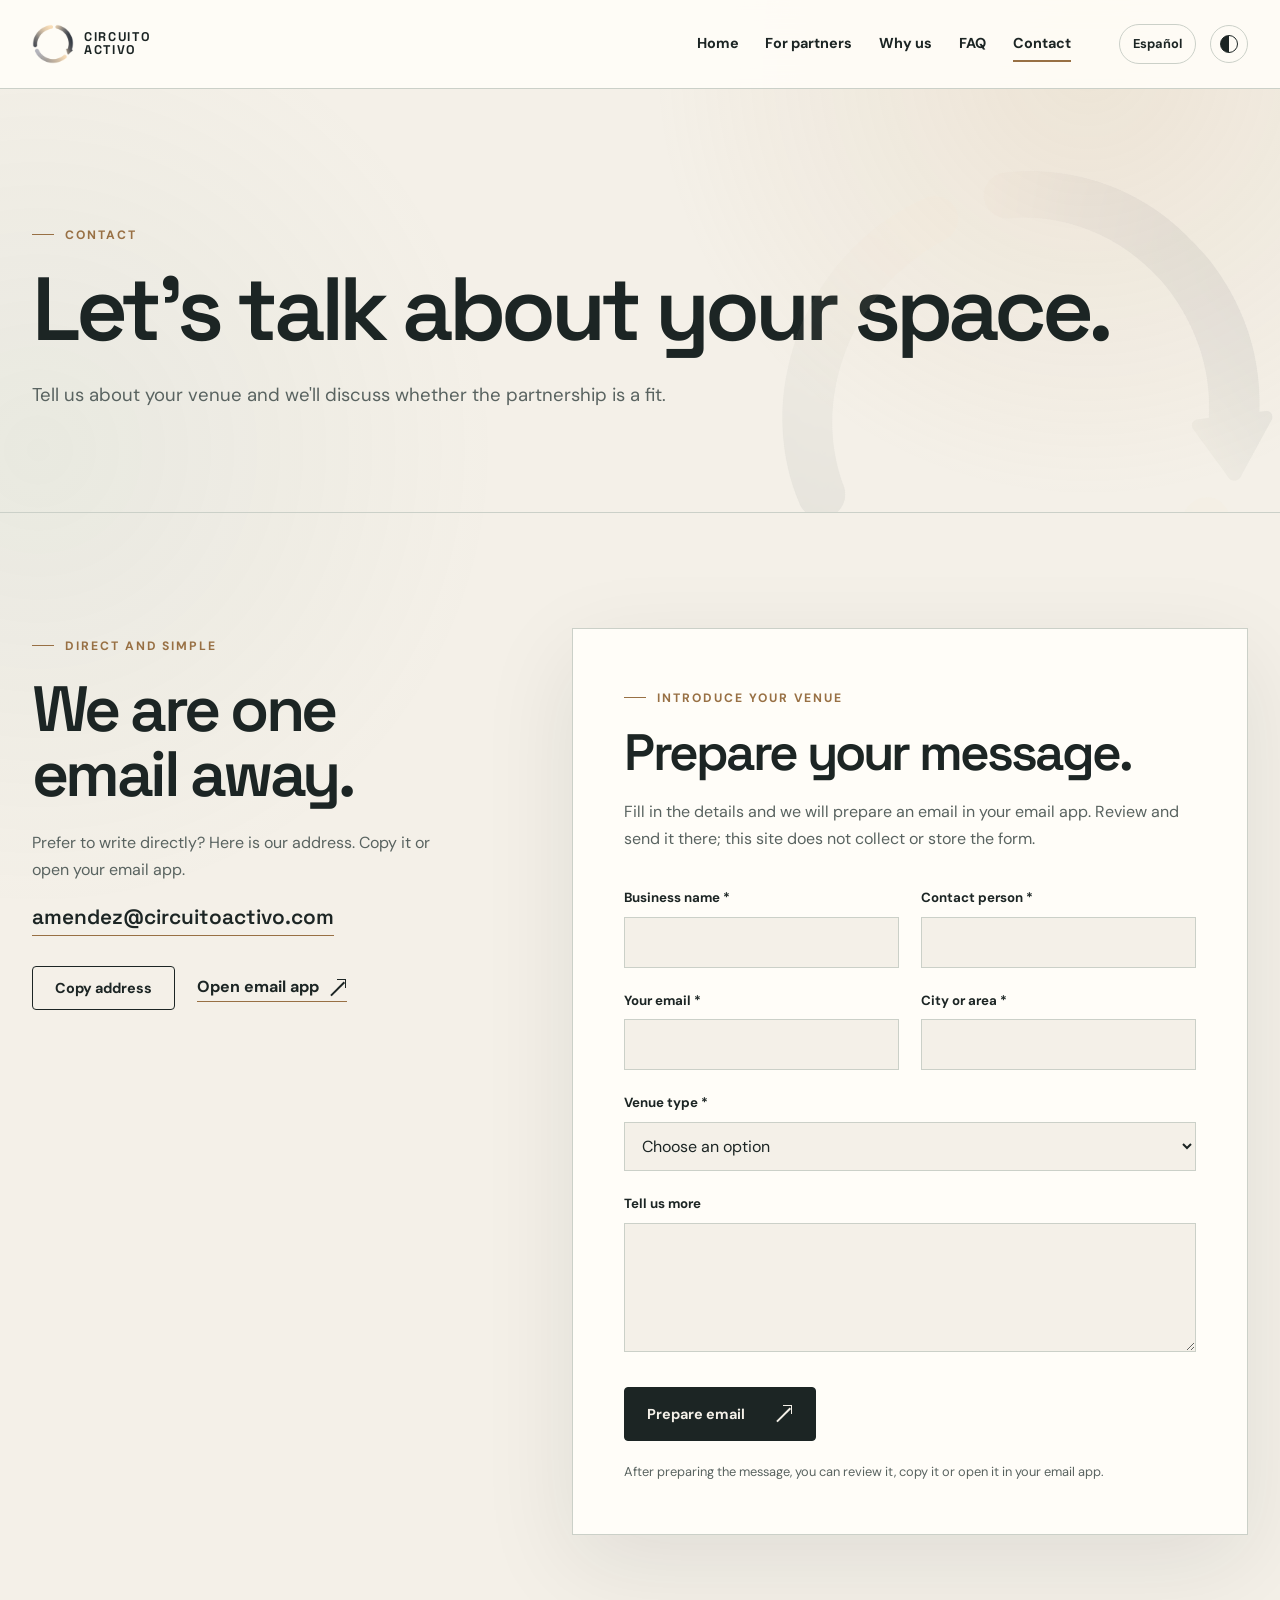
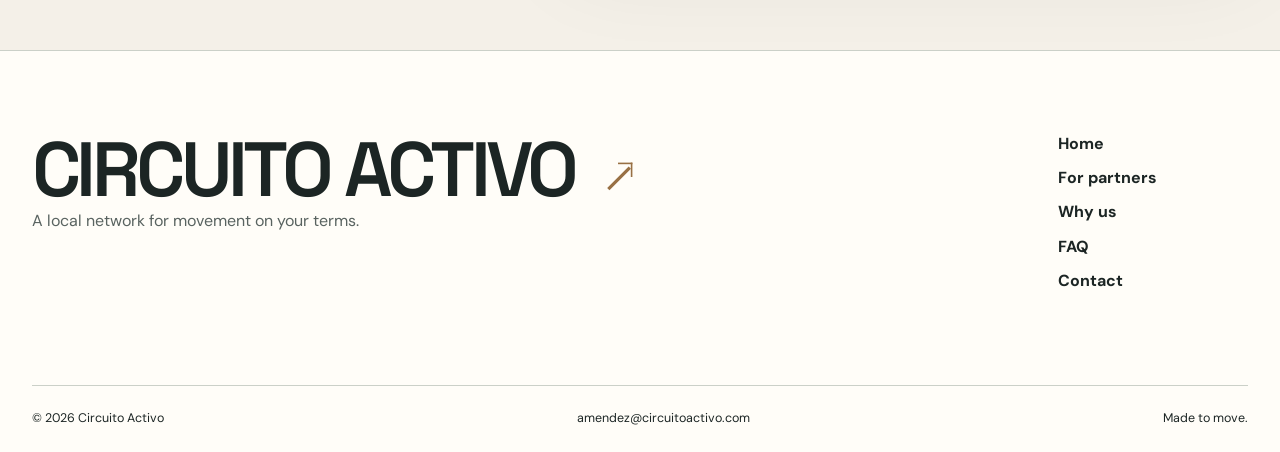
<file: en/contact.html>
<!doctype html><html lang="en" data-theme="light"><head><meta charset="utf-8"><meta name="viewport" content="width=device-width, initial-scale=1"><meta name="theme-color" content="#f4f0e8"><title>Let&#x27;s talk about your space. | Circuito Activo</title><meta name="description" content="Tell us about your venue and we&#x27;ll discuss whether the partnership is a fit."><link rel="canonical" href="https://circuitoactivo.com/en/contact.html"><link rel="alternate" hreflang="es" href="https://circuitoactivo.com/contact.html"><link rel="alternate" hreflang="en" href="https://circuitoactivo.com/en/contact.html"><link rel="icon" href="../favicon.ico" sizes="any"><link rel="icon" type="image/png" href="../favicon.png"><link rel="apple-touch-icon" href="../favicon.png"><link rel="stylesheet" href="../styles.css"><script>try{document.documentElement.dataset.theme=localStorage.getItem('ca-theme')||'light'}catch(e){}</script><script defer src="../vendor/gsap.min.js"></script><script defer src="../script.js"></script></head><body data-page="contact"><a class="skip-link" href="#main">Skip to content</a><header class="site-header"><div class="wrap header-inner"><a class="brand" href="index.html" aria-label="Circuito Activo · Home"><img src="../circuito-activo-logo.png" alt="" width="40" height="40"><span>CIRCUITO<br>ACTIVO</span></a><nav class="desktop-nav" aria-label="Menu"><a href="index.html" >Home</a><a href="partners.html" >For partners</a><a href="why-us.html" >Why us</a><a href="faq.html" >FAQ</a><a href="contact.html" aria-current="page">Contact</a></nav><div class="header-actions"><a class="language-switch" href="../contact.html" hreflang="es" lang="es">Español</a><button class="theme-toggle" type="button" aria-label="Switch theme" aria-pressed="false"><span class="theme-icon" aria-hidden="true"></span></button><button class="menu-toggle" type="button" aria-controls="mobileMenu" aria-expanded="false" aria-label="Menu"><span></span><span></span></button></div></div><nav class="mobile-menu" id="mobileMenu" aria-label="Menu" hidden><a href="index.html" >Home</a><a href="partners.html" >For partners</a><a href="why-us.html" >Why us</a><a href="faq.html" >FAQ</a><a href="contact.html" aria-current="page">Contact</a></nav></header><main id="main"><section class="page-hero"><div class="wrap"><span class="eyebrow reveal">CONTACT</span><h1 class="reveal">Let&#x27;s talk about your space.</h1><p class="hero-lead reveal">Tell us about your venue and we&#x27;ll discuss whether the partnership is a fit.</p><span class="page-hero-decoration" aria-hidden="true"></span></div></section><section class="section"><div class="wrap contact-layout"><div class="contact-info reveal"><span class="eyebrow">DIRECT AND SIMPLE</span><h2>We are one email away.</h2><p>Prefer to write directly? Here is our address. Copy it or open your email app.</p><a class="email-address" href="mailto:amendez@circuitoactivo.com">amendez@circuitoactivo.com</a><div class="contact-actions"><button class="button button-outline" id="copyEmail" type="button" data-copied="Copied">Copy address</button><a class="text-link" href="mailto:amendez@circuitoactivo.com">Open email app <span class="icon-arrow" aria-hidden="true"></span></a></div><p class="copy-status" id="copyStatus" role="status" aria-live="polite"></p></div><form id="partnerForm" class="form-panel reveal"><span class="eyebrow">INTRODUCE YOUR VENUE</span><h2>Prepare your message.</h2><p>Fill in the details and we will prepare an email in your email app. Review and send it there; this site does not collect or store the form.</p><div class="form-grid"><div class="field"><label for="business">Business name <span aria-hidden="true">*</span></label><input id="business" name="business" type="text" autocomplete="organization" required></div><div class="field"><label for="person">Contact person <span aria-hidden="true">*</span></label><input id="person" name="person" type="text" autocomplete="name" required></div><div class="field"><label for="email">Your email <span aria-hidden="true">*</span></label><input id="email" name="email" type="email" autocomplete="email" required></div><div class="field"><label for="city">City or area <span aria-hidden="true">*</span></label><input id="city" name="city" type="text" autocomplete="address-level2" required></div><div class="field field-full"><label for="type">Venue type <span aria-hidden="true">*</span></label><select id="type" name="type" required><option value="">Choose an option</option><option>Gym</option><option>Yoga / Pilates</option><option>Strength / functional training</option><option>Cycling</option><option>Boxing / martial arts</option><option>Dance</option><option>Mobility / wellness</option><option>Other</option></select></div><div class="field field-full"><label for="message">Tell us more</label><textarea id="message" name="message" rows="4"></textarea></div></div><button class="button button-primary" type="submit">Prepare email <span class="icon-arrow" aria-hidden="true"></span></button><p class="form-note">After preparing the message, you can review it, copy it or open it in your email app.</p><div class="draft-panel" id="emailDraft" hidden><h3 tabindex="-1" id="draftTitle">Review your email</h3><p>This message has not been sent yet.</p><p><strong>To:</strong> amendez@circuitoactivo.com</p><label for="draftSubject">Subject</label><input id="draftSubject" readonly><label for="draftBody">Message</label><textarea id="draftBody" readonly rows="10"></textarea><div class="draft-actions"><a class="button button-primary" id="openDraft" href="mailto:amendez@circuitoactivo.com">Open email app <span class="icon-arrow" aria-hidden="true"></span></a><button class="button button-outline" id="copyDraft" type="button">Copy message</button></div><p id="draftStatus" role="status" aria-live="polite"></p></div></form></div></section></main><footer class="site-footer"><div class="wrap footer-main"><div><a class="footer-brand" href="index.html">CIRCUITO ACTIVO <span class="icon-arrow" aria-hidden="true"></span></a><p>A local network for movement on your terms.</p></div><nav aria-label="Menu"><a href="index.html" >Home</a><a href="partners.html" >For partners</a><a href="why-us.html" >Why us</a><a href="faq.html" >FAQ</a><a href="contact.html" aria-current="page">Contact</a></nav></div><div class="wrap footer-bottom"><span>© <span id="year">2026</span> Circuito Activo</span><a href="mailto:amendez@circuitoactivo.com">amendez@circuitoactivo.com</a><span>Made to move.</span></div></footer></body></html>
</file>
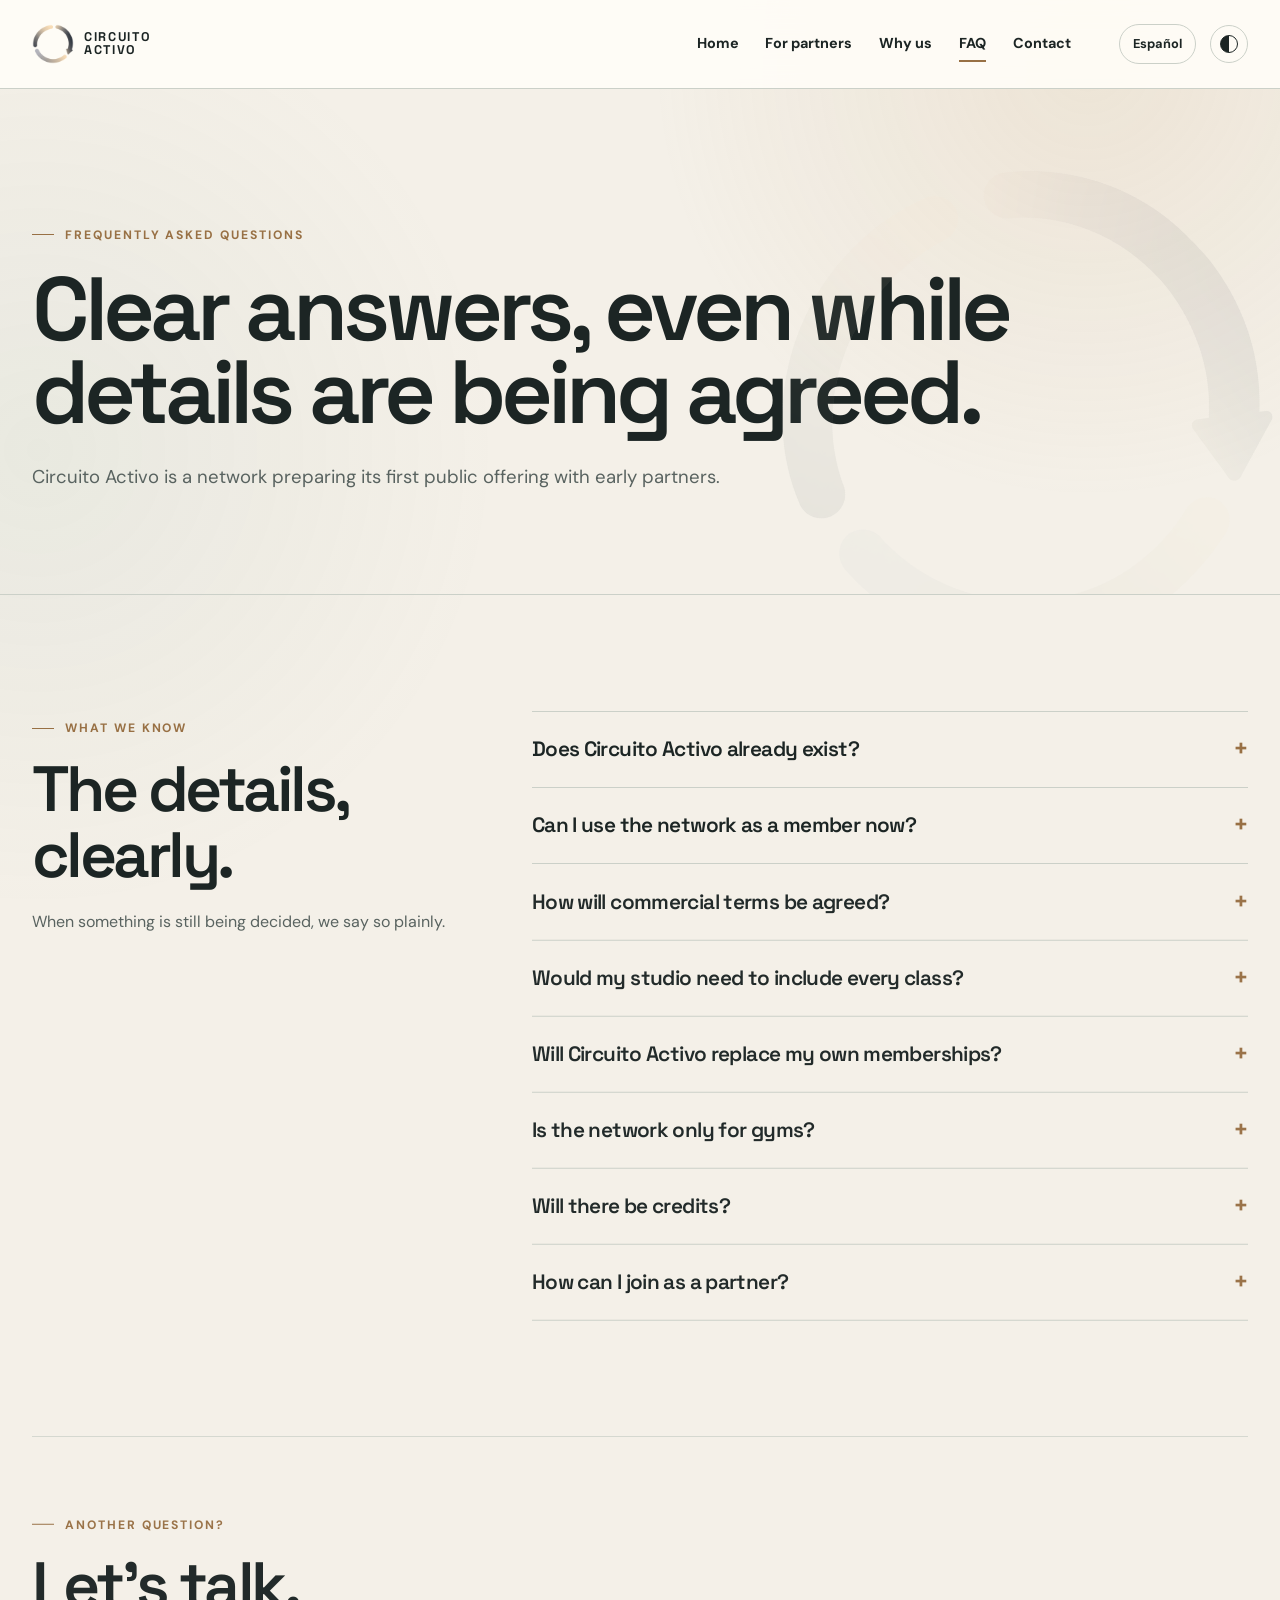
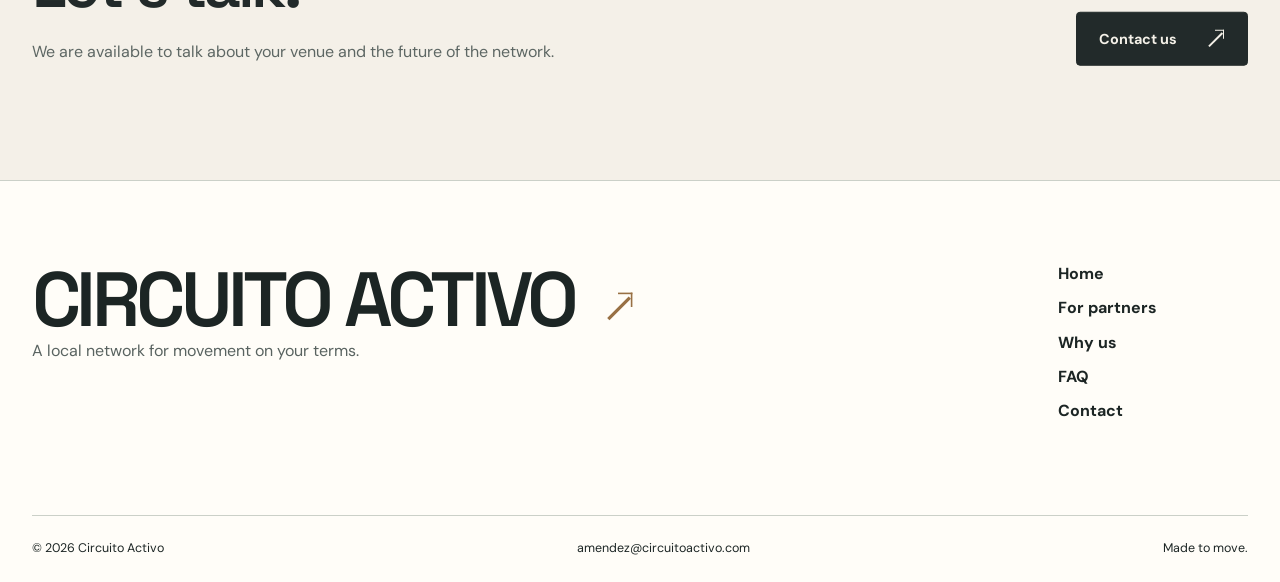
<file: en/faq.html>
<!doctype html><html lang="en" data-theme="light"><head><meta charset="utf-8"><meta name="viewport" content="width=device-width, initial-scale=1"><meta name="theme-color" content="#f4f0e8"><title>Clear answers, even while details are being agreed. | Circuito Activo</title><meta name="description" content="Circuito Activo is a network preparing its first public offering with early partners."><link rel="canonical" href="https://circuitoactivo.com/en/faq.html"><link rel="alternate" hreflang="es" href="https://circuitoactivo.com/faq.html"><link rel="alternate" hreflang="en" href="https://circuitoactivo.com/en/faq.html"><link rel="icon" href="../favicon.ico" sizes="any"><link rel="icon" type="image/png" href="../favicon.png"><link rel="apple-touch-icon" href="../favicon.png"><link rel="stylesheet" href="../styles.css"><script>try{document.documentElement.dataset.theme=localStorage.getItem('ca-theme')||'light'}catch(e){}</script><script defer src="../vendor/gsap.min.js"></script><script defer src="../script.js"></script></head><body data-page="faq"><a class="skip-link" href="#main">Skip to content</a><header class="site-header"><div class="wrap header-inner"><a class="brand" href="index.html" aria-label="Circuito Activo · Home"><img src="../circuito-activo-logo.png" alt="" width="40" height="40"><span>CIRCUITO<br>ACTIVO</span></a><nav class="desktop-nav" aria-label="Menu"><a href="index.html" >Home</a><a href="partners.html" >For partners</a><a href="why-us.html" >Why us</a><a href="faq.html" aria-current="page">FAQ</a><a href="contact.html" >Contact</a></nav><div class="header-actions"><a class="language-switch" href="../faq.html" hreflang="es" lang="es">Español</a><button class="theme-toggle" type="button" aria-label="Switch theme" aria-pressed="false"><span class="theme-icon" aria-hidden="true"></span></button><button class="menu-toggle" type="button" aria-controls="mobileMenu" aria-expanded="false" aria-label="Menu"><span></span><span></span></button></div></div><nav class="mobile-menu" id="mobileMenu" aria-label="Menu" hidden><a href="index.html" >Home</a><a href="partners.html" >For partners</a><a href="why-us.html" >Why us</a><a href="faq.html" aria-current="page">FAQ</a><a href="contact.html" >Contact</a></nav></header><main id="main"><section class="page-hero"><div class="wrap"><span class="eyebrow reveal">FREQUENTLY ASKED QUESTIONS</span><h1 class="reveal">Clear answers, even while details are being agreed.</h1><p class="hero-lead reveal">Circuito Activo is a network preparing its first public offering with early partners.</p><span class="page-hero-decoration" aria-hidden="true"></span></div></section><section class="section"><div class="wrap faq-layout"><div><span class="eyebrow">WHAT WE KNOW</span><h2>The details, clearly.</h2><p>When something is still being decided, we say so plainly.</p></div><div class="faq-list"><details class="faq-item reveal"><summary><span>Does Circuito Activo already exist?</span><span class="faq-plus" aria-hidden="true">+</span></summary><div class="faq-answer"><p>Yes. Circuito Activo is a local movement network. We are welcoming our first venue partners and defining the initial offering with them before the public launch.</p></div></details><details class="faq-item reveal"><summary><span>Can I use the network as a member now?</span><span class="faq-plus" aria-hidden="true">+</span></summary><div class="faq-answer"><p>Not yet. Member access and plans will be announced before the public launch.</p></div></details><details class="faq-item reveal"><summary><span>How will commercial terms be agreed?</span><span class="faq-plus" aria-hidden="true">+</span></summary><div class="faq-answer"><p>Terms are discussed with each venue before participation. There is no public price or single set of terms for every partner.</p></div></details><details class="faq-item reveal"><summary><span>Would my studio need to include every class?</span><span class="faq-plus" aria-hidden="true">+</span></summary><div class="faq-answer"><p>No. Availability is agreed with you and can be limited to selected classes, times or places.</p></div></details><details class="faq-item reveal"><summary><span>Will Circuito Activo replace my own memberships?</span><span class="faq-plus" aria-hidden="true">+</span></summary><div class="faq-answer"><p>No. The network is designed as an additional way for people to discover your venue. Your memberships and direct customer relationships remain yours.</p></div></details><details class="faq-item reveal"><summary><span>Is the network only for gyms?</span><span class="faq-plus" aria-hidden="true">+</span></summary><div class="faq-answer"><p>No. We also welcome yoga and Pilates studios, strength spaces, dance, cycling, boxing, mobility and other movement disciplines.</p></div></details><details class="faq-item reveal"><summary><span>Will there be credits?</span><span class="faq-plus" aria-hidden="true">+</span></summary><div class="faq-answer"><p>The access experience is still being defined. We want it to be clear and easy to understand; we will share the details before opening it to the public.</p></div></details><details class="faq-item reveal"><summary><span>How can I join as a partner?</span><span class="faq-plus" aria-hidden="true">+</span></summary><div class="faq-answer"><p>Email amendez@circuitoactivo.com or use the contact page. We will learn about your venue and discuss how it could fit into the network.</p></div></details></div></div></section><section class="section cta-section"><div class="wrap"><div class="cta-panel reveal"><div><span class="eyebrow">ANOTHER QUESTION?</span><h2>Let’s talk.</h2><p>We are available to talk about your venue and the future of the network.</p></div><a class="button button-primary" href="contact.html">Contact us<span class="icon-arrow" aria-hidden="true"></span></a></div></div></section></main><footer class="site-footer"><div class="wrap footer-main"><div><a class="footer-brand" href="index.html">CIRCUITO ACTIVO <span class="icon-arrow" aria-hidden="true"></span></a><p>A local network for movement on your terms.</p></div><nav aria-label="Menu"><a href="index.html" >Home</a><a href="partners.html" >For partners</a><a href="why-us.html" >Why us</a><a href="faq.html" aria-current="page">FAQ</a><a href="contact.html" >Contact</a></nav></div><div class="wrap footer-bottom"><span>© <span id="year">2026</span> Circuito Activo</span><a href="mailto:amendez@circuitoactivo.com">amendez@circuitoactivo.com</a><span>Made to move.</span></div></footer></body></html>
</file>
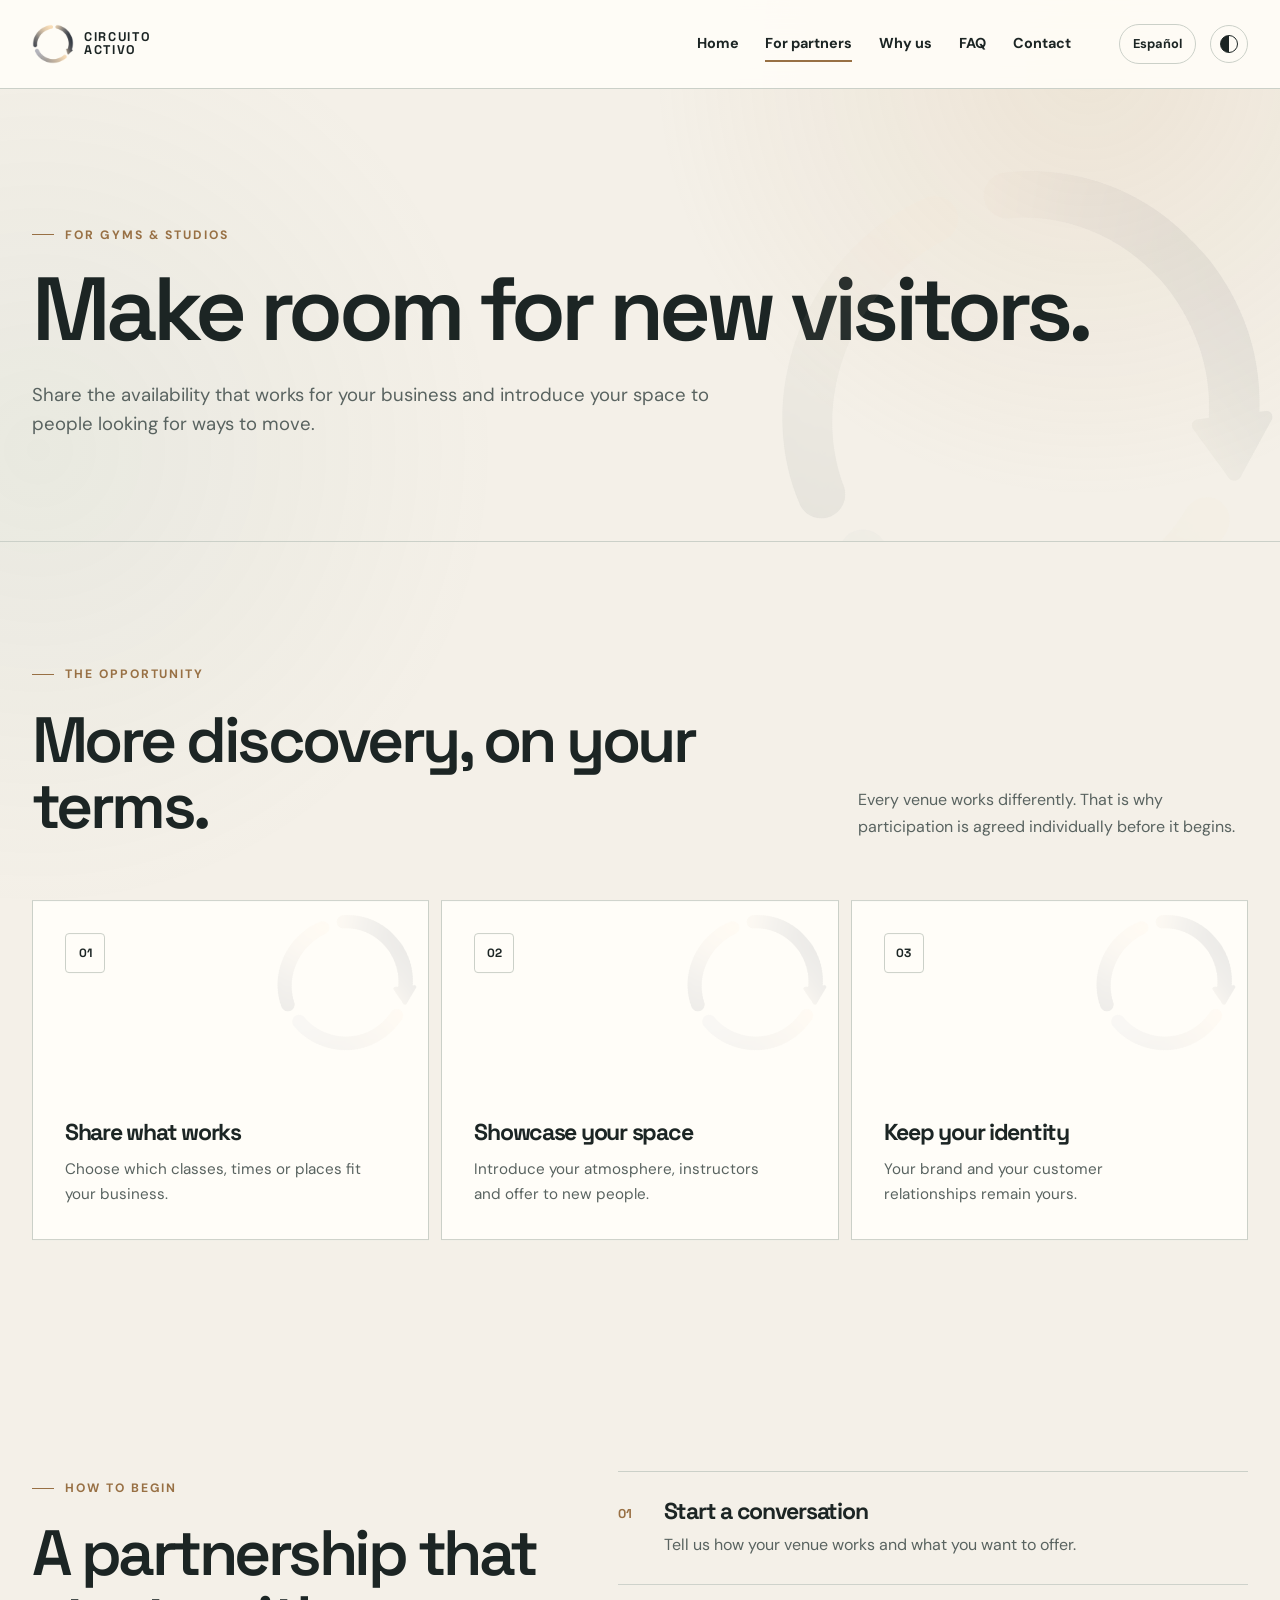
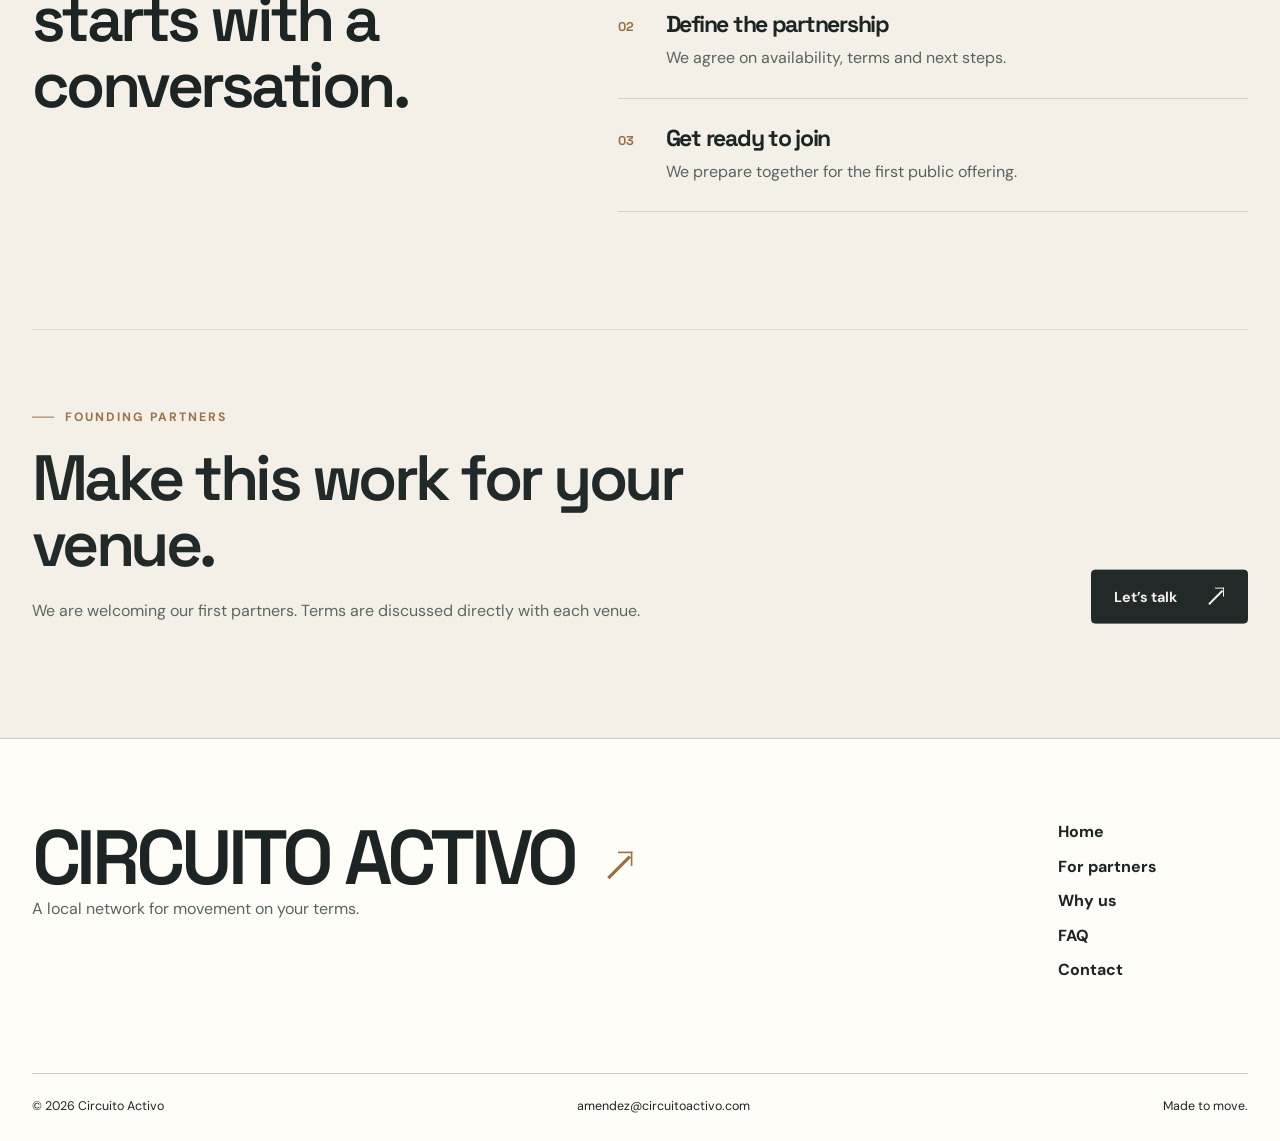
<file: en/partners.html>
<!doctype html><html lang="en" data-theme="light"><head><meta charset="utf-8"><meta name="viewport" content="width=device-width, initial-scale=1"><meta name="theme-color" content="#f4f0e8"><title>Make room for new visitors. | Circuito Activo</title><meta name="description" content="Share the availability that works for your business and introduce your space to people looking for ways to move."><link rel="canonical" href="https://circuitoactivo.com/en/partners.html"><link rel="alternate" hreflang="es" href="https://circuitoactivo.com/partners.html"><link rel="alternate" hreflang="en" href="https://circuitoactivo.com/en/partners.html"><link rel="icon" href="../favicon.ico" sizes="any"><link rel="icon" type="image/png" href="../favicon.png"><link rel="apple-touch-icon" href="../favicon.png"><link rel="stylesheet" href="../styles.css"><script>try{document.documentElement.dataset.theme=localStorage.getItem('ca-theme')||'light'}catch(e){}</script><script defer src="../vendor/gsap.min.js"></script><script defer src="../script.js"></script></head><body data-page="partners"><a class="skip-link" href="#main">Skip to content</a><header class="site-header"><div class="wrap header-inner"><a class="brand" href="index.html" aria-label="Circuito Activo · Home"><img src="../circuito-activo-logo.png" alt="" width="40" height="40"><span>CIRCUITO<br>ACTIVO</span></a><nav class="desktop-nav" aria-label="Menu"><a href="index.html" >Home</a><a href="partners.html" aria-current="page">For partners</a><a href="why-us.html" >Why us</a><a href="faq.html" >FAQ</a><a href="contact.html" >Contact</a></nav><div class="header-actions"><a class="language-switch" href="../partners.html" hreflang="es" lang="es">Español</a><button class="theme-toggle" type="button" aria-label="Switch theme" aria-pressed="false"><span class="theme-icon" aria-hidden="true"></span></button><button class="menu-toggle" type="button" aria-controls="mobileMenu" aria-expanded="false" aria-label="Menu"><span></span><span></span></button></div></div><nav class="mobile-menu" id="mobileMenu" aria-label="Menu" hidden><a href="index.html" >Home</a><a href="partners.html" aria-current="page">For partners</a><a href="why-us.html" >Why us</a><a href="faq.html" >FAQ</a><a href="contact.html" >Contact</a></nav></header><main id="main"><section class="page-hero"><div class="wrap"><span class="eyebrow reveal">FOR GYMS &amp; STUDIOS</span><h1 class="reveal">Make room for new visitors.</h1><p class="hero-lead reveal">Share the availability that works for your business and introduce your space to people looking for ways to move.</p><span class="page-hero-decoration" aria-hidden="true"></span></div></section><section class="section"><div class="wrap"><span class="eyebrow reveal">THE OPPORTUNITY</span><div class="section-head reveal"><h2>More discovery, on your terms.</h2><p>Every venue works differently. That is why participation is agreed individually before it begins.</p></div><div class="feature-grid"><article class="feature-card reveal"><span class="feature-number">01</span><h3>Share what works</h3><p>Choose which classes, times or places fit your business.</p></article><article class="feature-card reveal"><span class="feature-number">02</span><h3>Showcase your space</h3><p>Introduce your atmosphere, instructors and offer to new people.</p></article><article class="feature-card reveal"><span class="feature-number">03</span><h3>Keep your identity</h3><p>Your brand and your customer relationships remain yours.</p></article></div></div></section><section class="section"><div class="wrap process"><div><span class="eyebrow">HOW TO BEGIN</span><h2>A partnership that starts with a conversation.</h2></div><div class="process-list"><div class="process-step reveal"><span>01</span><div><h3>Start a conversation</h3><p>Tell us how your venue works and what you want to offer.</p></div></div><div class="process-step reveal"><span>02</span><div><h3>Define the partnership</h3><p>We agree on availability, terms and next steps.</p></div></div><div class="process-step reveal"><span>03</span><div><h3>Get ready to join</h3><p>We prepare together for the first public offering.</p></div></div></div></div></section><section class="section cta-section"><div class="wrap"><div class="cta-panel reveal"><div><span class="eyebrow">FOUNDING PARTNERS</span><h2>Make this work for your venue.</h2><p>We are welcoming our first partners. Terms are discussed directly with each venue.</p></div><a class="button button-primary" href="contact.html">Let’s talk<span class="icon-arrow" aria-hidden="true"></span></a></div></div></section></main><footer class="site-footer"><div class="wrap footer-main"><div><a class="footer-brand" href="index.html">CIRCUITO ACTIVO <span class="icon-arrow" aria-hidden="true"></span></a><p>A local network for movement on your terms.</p></div><nav aria-label="Menu"><a href="index.html" >Home</a><a href="partners.html" aria-current="page">For partners</a><a href="why-us.html" >Why us</a><a href="faq.html" >FAQ</a><a href="contact.html" >Contact</a></nav></div><div class="wrap footer-bottom"><span>© <span id="year">2026</span> Circuito Activo</span><a href="mailto:amendez@circuitoactivo.com">amendez@circuitoactivo.com</a><span>Made to move.</span></div></footer></body></html>
</file>
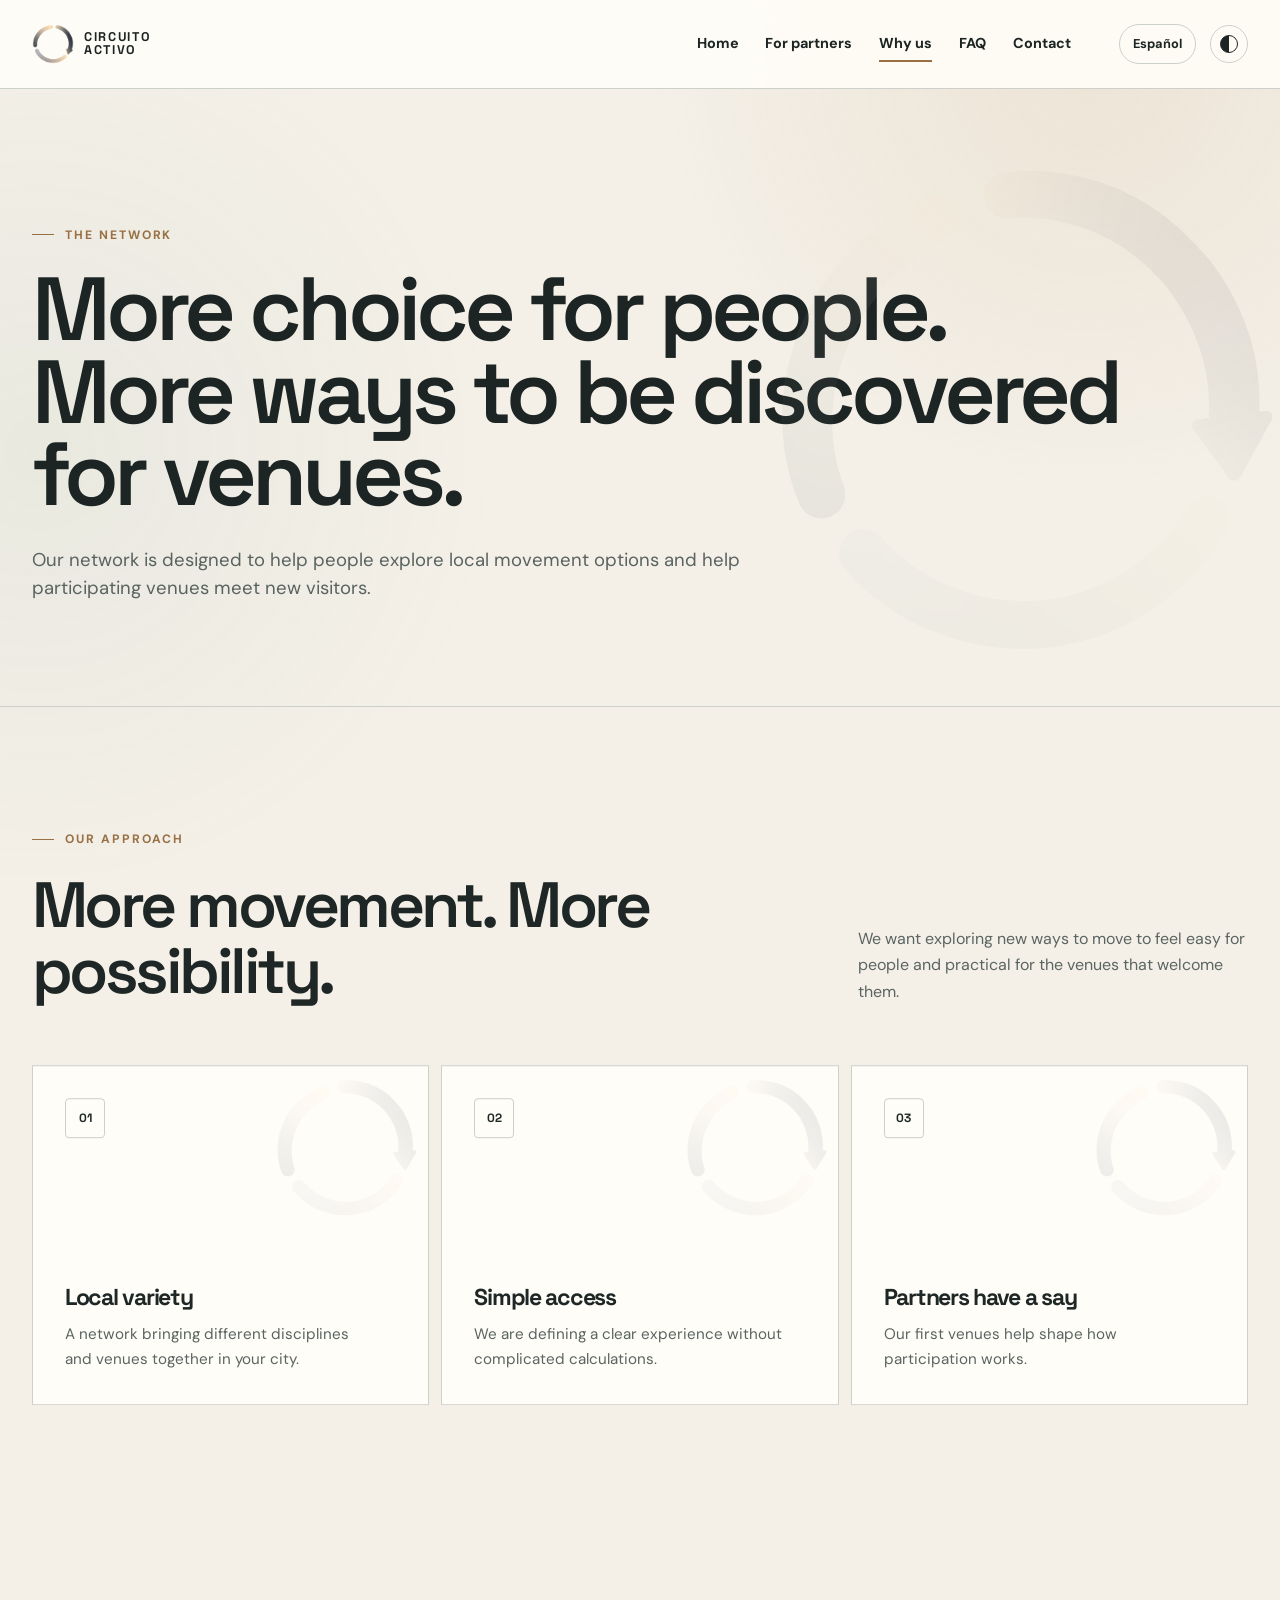
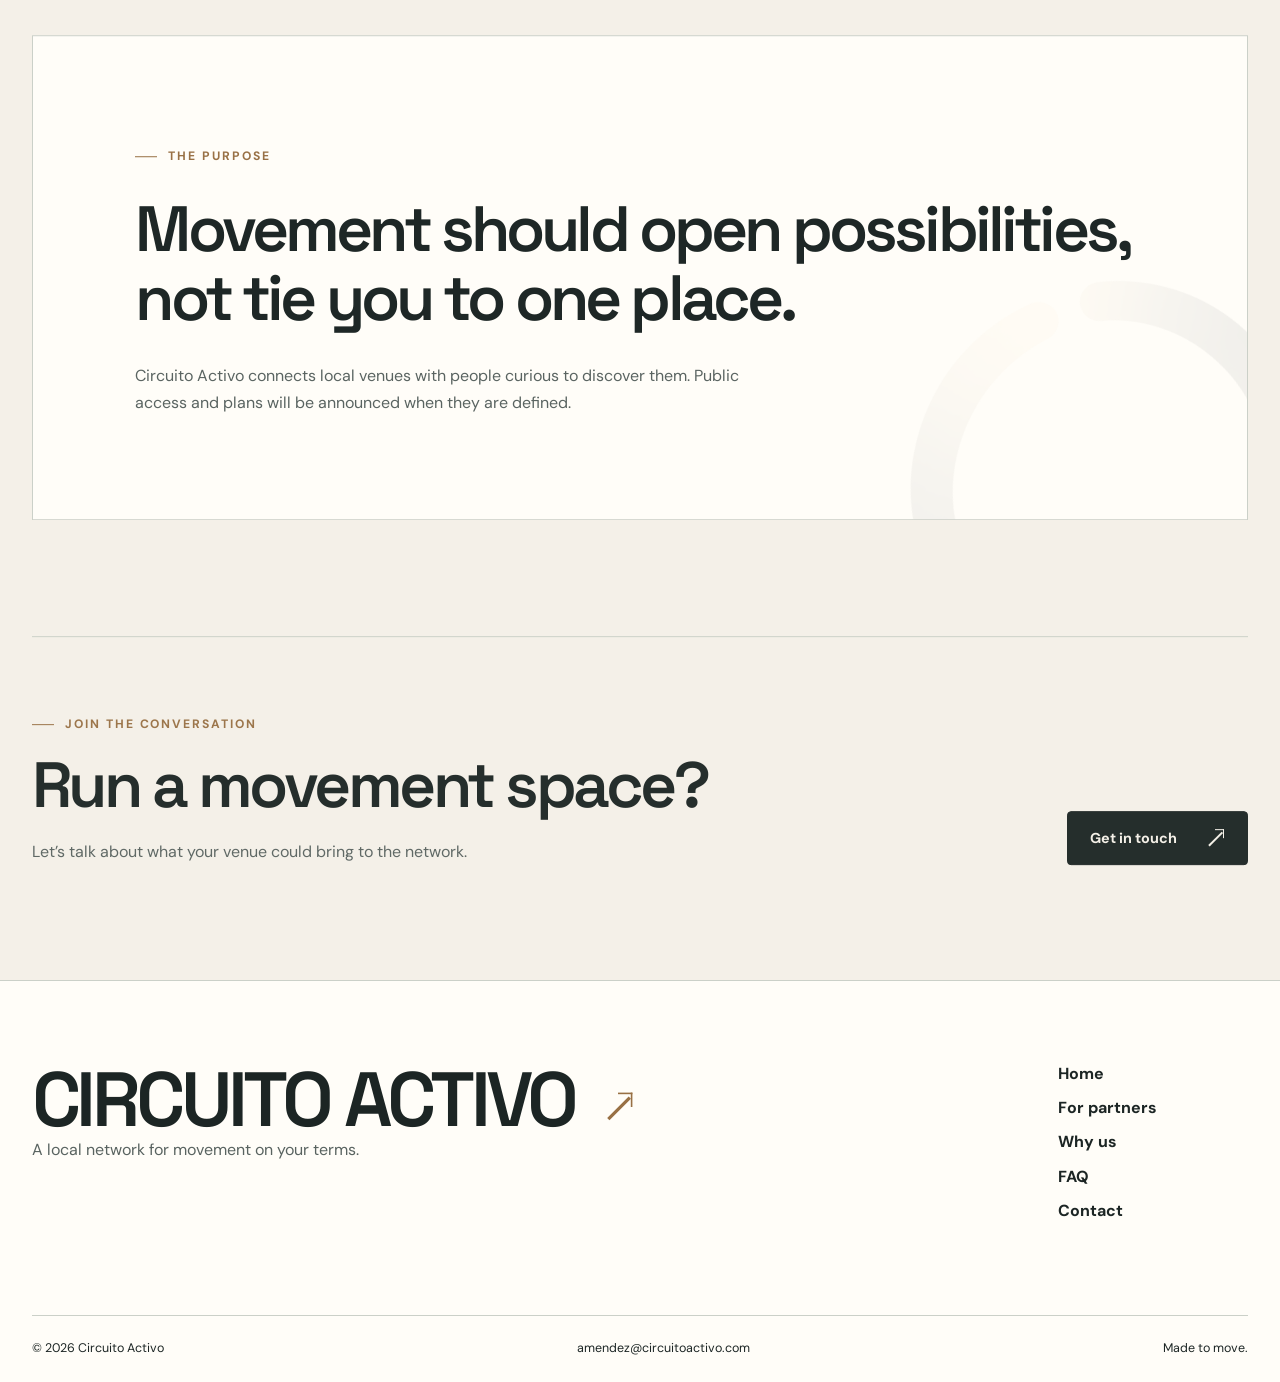
<file: en/why-us.html>
<!doctype html><html lang="en" data-theme="light"><head><meta charset="utf-8"><meta name="viewport" content="width=device-width, initial-scale=1"><meta name="theme-color" content="#f4f0e8"><title>More choice for people. More ways to be discovered for venues. | Circuito Activo</title><meta name="description" content="Our network is designed to help people explore local movement options and help participating venues meet new visitors."><link rel="canonical" href="https://circuitoactivo.com/en/why-us.html"><link rel="alternate" hreflang="es" href="https://circuitoactivo.com/why-us.html"><link rel="alternate" hreflang="en" href="https://circuitoactivo.com/en/why-us.html"><link rel="icon" href="../favicon.ico" sizes="any"><link rel="icon" type="image/png" href="../favicon.png"><link rel="apple-touch-icon" href="../favicon.png"><link rel="stylesheet" href="../styles.css"><script>try{document.documentElement.dataset.theme=localStorage.getItem('ca-theme')||'light'}catch(e){}</script><script defer src="../vendor/gsap.min.js"></script><script defer src="../script.js"></script></head><body data-page="why-us"><a class="skip-link" href="#main">Skip to content</a><header class="site-header"><div class="wrap header-inner"><a class="brand" href="index.html" aria-label="Circuito Activo · Home"><img src="../circuito-activo-logo.png" alt="" width="40" height="40"><span>CIRCUITO<br>ACTIVO</span></a><nav class="desktop-nav" aria-label="Menu"><a href="index.html" >Home</a><a href="partners.html" >For partners</a><a href="why-us.html" aria-current="page">Why us</a><a href="faq.html" >FAQ</a><a href="contact.html" >Contact</a></nav><div class="header-actions"><a class="language-switch" href="../why-us.html" hreflang="es" lang="es">Español</a><button class="theme-toggle" type="button" aria-label="Switch theme" aria-pressed="false"><span class="theme-icon" aria-hidden="true"></span></button><button class="menu-toggle" type="button" aria-controls="mobileMenu" aria-expanded="false" aria-label="Menu"><span></span><span></span></button></div></div><nav class="mobile-menu" id="mobileMenu" aria-label="Menu" hidden><a href="index.html" >Home</a><a href="partners.html" >For partners</a><a href="why-us.html" aria-current="page">Why us</a><a href="faq.html" >FAQ</a><a href="contact.html" >Contact</a></nav></header><main id="main"><section class="page-hero"><div class="wrap"><span class="eyebrow reveal">THE NETWORK</span><h1 class="reveal">More choice for people. More ways to be discovered for venues.</h1><p class="hero-lead reveal">Our network is designed to help people explore local movement options and help participating venues meet new visitors.</p><span class="page-hero-decoration" aria-hidden="true"></span></div></section><section class="section"><div class="wrap"><span class="eyebrow reveal">OUR APPROACH</span><div class="section-head reveal"><h2>More movement. More possibility.</h2><p>We want exploring new ways to move to feel easy for people and practical for the venues that welcome them.</p></div><div class="feature-grid"><article class="feature-card reveal"><span class="feature-number">01</span><h3>Local variety</h3><p>A network bringing different disciplines and venues together in your city.</p></article><article class="feature-card reveal"><span class="feature-number">02</span><h3>Simple access</h3><p>We are defining a clear experience without complicated calculations.</p></article><article class="feature-card reveal"><span class="feature-number">03</span><h3>Partners have a say</h3><p>Our first venues help shape how participation works.</p></article></div></div></section><section class="section"><div class="wrap"><div class="quote-panel reveal"><span class="eyebrow">THE PURPOSE</span><blockquote>Movement should open possibilities, not tie you to one place.</blockquote><p>Circuito Activo connects local venues with people curious to discover them. Public access and plans will be announced when they are defined.</p></div></div></section><section class="section cta-section"><div class="wrap"><div class="cta-panel reveal"><div><span class="eyebrow">JOIN THE CONVERSATION</span><h2>Run a movement space?</h2><p>Let’s talk about what your venue could bring to the network.</p></div><a class="button button-primary" href="contact.html">Get in touch<span class="icon-arrow" aria-hidden="true"></span></a></div></div></section></main><footer class="site-footer"><div class="wrap footer-main"><div><a class="footer-brand" href="index.html">CIRCUITO ACTIVO <span class="icon-arrow" aria-hidden="true"></span></a><p>A local network for movement on your terms.</p></div><nav aria-label="Menu"><a href="index.html" >Home</a><a href="partners.html" >For partners</a><a href="why-us.html" aria-current="page">Why us</a><a href="faq.html" >FAQ</a><a href="contact.html" >Contact</a></nav></div><div class="wrap footer-bottom"><span>© <span id="year">2026</span> Circuito Activo</span><a href="mailto:amendez@circuitoactivo.com">amendez@circuitoactivo.com</a><span>Made to move.</span></div></footer></body></html>
</file>
<file: styles.css>
@import url('https://fonts.googleapis.com/css2?family=DM+Sans:wght@400;500;600;700&family=Space+Grotesk:wght@400;500;600;700&display=swap');
:root{color-scheme:light;--bg:#f4f0e8;--paper:#fffdf8;--ink:#1c2524;--muted:#596360;--line:#cbd0c8;--accent:#987044;--glass:rgba(255,253,248,.9);--display:'Space Grotesk',Arial,sans-serif;--body:'DM Sans',Arial,sans-serif}
:root[data-theme=dark]{color-scheme:dark;--bg:#111a1a;--paper:#1c2928;--ink:#f5f2e9;--muted:#b0bdb8;--line:#41514e;--accent:#e4bc86;--glass:rgba(22,34,33,.92)}
*{box-sizing:border-box}html{scroll-behavior:smooth;scroll-padding-top:100px}body{margin:0;background:var(--bg);color:var(--ink);font:400 1rem/1.65 var(--body);-webkit-font-smoothing:antialiased;transition:background .35s,color .35s}body::before{content:"";position:fixed;inset:0;z-index:-1;pointer-events:none;background:radial-gradient(circle at 85% 7%,rgba(199,162,112,.15),transparent 34vw),radial-gradient(circle at 3% 50%,rgba(110,153,137,.08),transparent 36vw)}
a{color:inherit;text-decoration:none}button,input,select,textarea{font:inherit}button{cursor:pointer}img{max-width:100%;display:block}h1,h2,h3,p{margin-top:0}h1,h2,h3{font-family:var(--display);letter-spacing:-.055em}h1{font-size:clamp(3.8rem,7.8vw,8.6rem);font-weight:600;line-height:.92}h2{font-size:clamp(2.6rem,5vw,5.3rem);font-weight:600;line-height:1.03}h3{font-size:clamp(1.3rem,1.8vw,1.7rem);line-height:1.14}p{color:var(--muted)}.wrap{width:min(100% - 64px,1360px);margin-inline:auto}.skip-link{position:fixed;left:16px;top:-100px;z-index:200;padding:12px 18px;background:var(--ink);color:var(--bg);border-radius:8px}.skip-link:focus{top:12px}:focus-visible{outline:3px solid var(--accent);outline-offset:4px}
.site-header{position:sticky;top:0;z-index:100;background:var(--glass);border-bottom:1px solid var(--line);backdrop-filter:blur(20px)}.header-inner{height:88px;display:flex;align-items:center;gap:32px}.brand{display:flex;align-items:center;gap:10px;flex:none;font-family:var(--display);font-size:.79rem;font-weight:700;letter-spacing:.13em;line-height:1.02}.brand img{width:42px;height:42px;object-fit:contain;mix-blend-mode:multiply}:root[data-theme=dark] .brand img{mix-blend-mode:normal;border-radius:50%}.desktop-nav{display:flex;align-items:center;gap:clamp(16px,2.1vw,34px);margin-left:auto}.desktop-nav a{font-size:.9rem;font-weight:700;white-space:nowrap;position:relative}.desktop-nav a::after{content:"";position:absolute;left:0;right:100%;bottom:-6px;height:2px;background:var(--accent);transition:right .3s}.desktop-nav a:hover::after,.desktop-nav a[aria-current]::after{right:0}.header-actions{display:flex;align-items:center;gap:14px;margin-left:16px}.language-switch{font-size:.8rem;font-weight:700;border:1px solid var(--line);padding:8px 13px;border-radius:99px;white-space:nowrap}.language-switch:hover{background:var(--ink);color:var(--bg)}.theme-toggle,.menu-toggle{width:38px;height:38px;border:1px solid var(--line);background:transparent;border-radius:50%;color:var(--ink);display:grid;place-items:center}.theme-icon{font-size:1.25rem;line-height:1}.menu-toggle{display:none}.menu-toggle span{width:17px;height:2px;background:var(--ink);display:block;grid-area:1/1}.menu-toggle span:first-child{transform:translateY(-4px)}.menu-toggle span:last-child{transform:translateY(4px)}.mobile-menu{background:var(--paper);border-top:1px solid var(--line);padding:16px 32px 24px}.mobile-menu[hidden]{display:none}.mobile-menu a{display:block;padding:13px 0;border-bottom:1px solid var(--line);font:600 1.2rem var(--display)}
.eyebrow{display:inline-flex;align-items:center;gap:11px;color:var(--accent);font:700 .76rem var(--body);letter-spacing:.16em;text-transform:uppercase}.eyebrow::before{content:"";width:22px;height:1px;background:var(--accent)}.button{display:inline-flex;align-items:center;justify-content:space-between;gap:28px;min-height:54px;padding:12px 22px;border-radius:4px;font:700 .9rem var(--body);transition:transform .25s,background .25s,color .25s;border:1px solid var(--ink)}.button:hover{transform:translateY(-3px)}.button-primary{background:var(--ink);color:var(--bg)}.button-outline{background:transparent;color:var(--ink)}.button-outline:hover{background:var(--ink);color:var(--bg)}.button span{font-size:1.15rem;line-height:1}
.home-hero{min-height:min(780px,calc(100svh - 88px));display:flex;flex-direction:column;justify-content:center;padding-top:64px;position:relative;overflow:hidden}.hero-layout{display:grid;grid-template-columns:1.12fr .88fr;align-items:center;gap:20px;flex:1}.hero-copy{position:relative;z-index:2;padding-bottom:56px}.hero-eyebrow{margin-bottom:34px}.home-hero h1{max-width:900px;margin:0 0 34px}.home-hero h1 em{font-style:normal;color:var(--accent);white-space:nowrap}.hero-lead{font-size:clamp(1.12rem,1.45vw,1.4rem);line-height:1.55;max-width:590px;margin-bottom:28px}.hero-actions{display:flex;gap:12px;flex-wrap:wrap}.hero-footnote{font-size:.82rem;margin-top:25px;max-width:500px}.hero-art{position:relative;aspect-ratio:1;display:grid;place-items:center;isolation:isolate}.hero-art::before{content:"";position:absolute;inset:4%;border-radius:50%;background:linear-gradient(135deg,rgba(219,205,177,.4),rgba(151,176,167,.3));border:1px solid var(--line);box-shadow:0 28px 90px rgba(24,38,35,.09)}.hero-art::after{content:"";position:absolute;inset:20%;border:1px solid var(--line);border-radius:50%}.hero-art img{width:74%;height:auto;position:relative;z-index:2;filter:drop-shadow(0 18px 20px rgba(25,30,27,.12));border-radius:50%}.orbit{position:absolute;z-index:1;border:1px dashed var(--accent);border-radius:50%;opacity:.6}.orbit-a{inset:0}.orbit-b{inset:12%;transform:rotate(25deg)}.art-label{position:absolute;z-index:3;font:700 .7rem var(--body);letter-spacing:.14em;border:1px solid var(--line);background:var(--paper);padding:9px 14px;border-radius:99px}.art-label-top{right:-1%;top:20%}.art-label-bottom{left:0;bottom:18%}.hero-index{display:flex;justify-content:space-between;border-top:1px solid var(--line);padding:20px 0;font:.72rem var(--body);font-weight:700;letter-spacing:.08em;text-transform:uppercase;color:var(--muted)}
.ticker{width:100%;overflow:hidden;border-top:1px solid var(--line);border-bottom:1px solid var(--line);background:var(--ink);color:var(--bg);padding:17px 0}.ticker-track{display:flex;width:max-content;will-change:transform}.ticker-group{display:flex;flex:none;align-items:center}.ticker-group span{display:flex;align-items:center;gap:36px;padding-right:36px;white-space:nowrap;font:700 .88rem var(--display);letter-spacing:.15em}.ticker-group i{color:var(--accent);font-style:normal;font-size:1.1rem}
.section{padding:clamp(86px,9vw,160px) 0}.section-head{display:flex;align-items:end;justify-content:space-between;gap:55px;margin:25px 0 60px}.section-head h2{max-width:850px;margin:0}.section-head p{max-width:390px;margin:0}.feature-grid{display:grid;grid-template-columns:repeat(3,1fr);gap:12px}.feature-card{min-height:340px;display:flex;flex-direction:column;align-items:start;padding:32px;border:1px solid var(--line);background:var(--paper);position:relative;overflow:hidden;transition:transform .35s,box-shadow .35s}.feature-card::after{content:"";position:absolute;right:-50px;top:-50px;width:170px;height:170px;border:1px solid var(--line);border-radius:50%;transition:transform .6s}.feature-card:hover{transform:translateY(-5px);box-shadow:0 28px 90px rgba(24,38,35,.09)}.feature-card:hover::after{transform:scale(1.3)}.feature-number{font:700 .75rem var(--display);border:1px solid var(--line);border-radius:50%;width:40px;height:40px;display:grid;place-items:center}.feature-card h3{margin:auto 0 12px;max-width:270px}.feature-card p{margin-bottom:0;max-width:310px;font-size:.95rem}
.dark-feature{background:#1c2927;color:#f3f0e9;min-height:530px;padding:clamp(36px,6vw,84px);position:relative;overflow:hidden;display:flex;flex-direction:column;align-items:start;justify-content:space-between}.dark-feature::before{content:"";position:absolute;right:-180px;bottom:-280px;width:680px;height:680px;border:75px solid rgba(202,171,125,.24);border-radius:50%}.dark-feature::after{content:"";position:absolute;right:-100px;bottom:-210px;width:550px;height:550px;border:1px solid rgba(255,255,255,.25);border-radius:50%}.dark-feature>*{position:relative;z-index:1}.dark-feature .eyebrow{color:#e4bc86}.dark-feature-top{display:flex;justify-content:space-between;width:100%}.round-mark{width:50px;height:50px;border:1px solid rgba(255,255,255,.4);border-radius:50%;display:grid;place-items:center}.dark-feature h2{max-width:980px;margin:40px 0 16px}.dark-feature p{max-width:650px;color:#ced8d3}.dark-feature .button-outline{color:#f3f0e9;border-color:#f3f0e9}.dark-feature .button-outline:hover{background:#f3f0e9;color:#1c2927}.cta-section{padding-top:0}.cta-panel{border-top:1px solid var(--line);display:flex;align-items:end;justify-content:space-between;gap:50px;padding-top:70px}.cta-panel h2{margin:20px 0;max-width:790px}.cta-panel p{margin-bottom:0;max-width:610px}
.page-hero{position:relative;padding:clamp(80px,10vw,160px) 0 clamp(70px,8vw,125px);border-bottom:1px solid var(--line);overflow:hidden}.page-hero .wrap{position:relative}.page-hero h1{max-width:1120px;margin:25px 0 30px;font-size:clamp(3.6rem,7vw,7.9rem)}.page-hero .hero-lead{max-width:710px;margin-bottom:0}.page-hero-decoration{position:absolute;right:-3%;top:-30%;font:400 40rem var(--display);line-height:1;color:var(--accent);opacity:.09;pointer-events:none}
.process{display:grid;grid-template-columns:.9fr 1.1fr;gap:70px}.process h2{margin:24px 0 0;max-width:600px}.process-list{border-top:1px solid var(--line)}.process-step{display:flex;gap:32px;padding:26px 0;border-bottom:1px solid var(--line)}.process-step>span{font:700 .8rem var(--display);color:var(--accent);padding-top:7px}.process-step h3{margin:0 0 8px}.process-step p{margin:0}.quote-panel{position:relative;background:var(--paper);border:1px solid var(--line);padding:clamp(40px,8vw,110px);overflow:hidden}.quote-panel::after{content:"";position:absolute;right:-30px;bottom:-140px;color:var(--accent);opacity:.17;font-size:38rem;line-height:1}.quote-panel>*{position:relative;z-index:1}.quote-panel blockquote{font:600 clamp(2.5rem,5vw,5.7rem)/1.08 var(--display);letter-spacing:-.06em;margin:30px 0;max-width:1000px}.quote-panel p{max-width:620px;margin:0}
.faq-layout{display:grid;grid-template-columns:.75fr 1.25fr;gap:70px}.faq-layout h2{margin:20px 0}.faq-list{border-top:1px solid var(--line)}.faq-item{border-bottom:1px solid var(--line)}.faq-item summary{display:flex;justify-content:space-between;align-items:start;gap:20px;list-style:none;padding:24px 0;cursor:pointer;font:600 1.3rem/1.3 var(--display);letter-spacing:-.03em}.faq-item summary::-webkit-details-marker{display:none}.faq-plus{color:var(--accent);font-size:1.6rem;line-height:1;transition:transform .3s}.faq-item[open] .faq-plus{transform:rotate(45deg)}.faq-answer{padding:0 60px 24px 0;max-width:710px}.faq-answer p{margin:0}
.contact-layout{display:grid;grid-template-columns:.8fr 1.2fr;gap:clamp(45px,7vw,110px);align-items:start}.contact-info{position:sticky;top:130px}.contact-info h2{margin:22px 0}.contact-info>p{max-width:420px}.email-address{display:inline-block;font:600 clamp(1rem,1.7vw,1.3rem) var(--display);border-bottom:1px solid var(--accent);padding:5px 0;word-break:break-word}.contact-actions{display:flex;align-items:center;gap:22px;flex-wrap:wrap;margin-top:30px}.contact-actions .button{min-height:44px}.text-link{font-weight:700;border-bottom:1px solid var(--accent)}.copy-status{min-height:24px;font-size:.85rem;margin-top:15px}.form-panel{background:var(--paper);border:1px solid var(--line);padding:clamp(28px,4vw,60px);box-shadow:0 28px 90px rgba(24,38,35,.09)}.form-panel h2{font-size:clamp(2.4rem,4vw,4.2rem);margin:20px 0}.form-panel>p{max-width:570px}.form-grid{display:grid;grid-template-columns:1fr 1fr;gap:22px;margin:35px 0}.field{display:flex;flex-direction:column;gap:8px}.field-full{grid-column:1/-1}.field label{font-size:.83rem;font-weight:700;color:var(--ink)}.field input,.field select,.field textarea{width:100%;min-height:49px;padding:11px 13px;border:1px solid var(--line);border-radius:0;background:var(--bg);color:var(--ink)}.field textarea{resize:vertical}.field input:focus,.field select:focus,.field textarea:focus{border-color:var(--accent);outline:2px solid var(--accent);outline-offset:2px}.form-note{font-size:.8rem;margin:20px 0 0}
.site-footer{background:var(--ink);color:var(--bg);padding:80px 0 24px}.site-footer p{color:var(--bg);opacity:.72}.footer-main{display:flex;justify-content:space-between;gap:60px;padding-bottom:90px}.footer-brand{display:block;font:600 clamp(2.5rem,6vw,6rem)/1 var(--display);letter-spacing:-.06em;max-width:600px}.footer-brand span{color:var(--accent)}.footer-main nav{display:grid;gap:8px;align-content:start;min-width:190px}.footer-main nav a{font-weight:700}.footer-main nav a:hover,.footer-bottom a:hover{color:var(--accent)}.footer-bottom{display:flex;justify-content:space-between;gap:20px;border-top:1px solid rgba(255,255,255,.25);padding-top:22px;font-size:.78rem}
.intro{position:fixed;inset:0;z-index:300;display:grid;place-content:center;text-align:center;gap:20px;background:var(--bg);animation:intro-exit .55s ease 1.9s forwards;pointer-events:none}.intro-symbol{width:min(36vw,210px);margin:auto;animation:intro-spin 1.7s cubic-bezier(.2,.7,.1,1) both}.intro-symbol img{width:100%;border-radius:50%}.intro>span{font:700 .7rem var(--display);letter-spacing:.35em;animation:intro-type .7s ease .55s both}@keyframes intro-spin{from{transform:rotate(-160deg) scale(.7);opacity:0}to{transform:rotate(360deg) scale(1);opacity:1}}@keyframes intro-type{from{opacity:0;transform:translateY(12px)}to{opacity:1;transform:none}}@keyframes intro-exit{to{opacity:0;visibility:hidden}}
@media(max-width:1150px){.desktop-nav{gap:14px}.header-actions{gap:7px;margin-left:0}.hero-layout{grid-template-columns:1fr .85fr}.home-hero h1{font-size:clamp(3.6rem,6.5vw,6rem)}}
@media(max-width:880px){.wrap{width:min(100% - 40px,1360px)}.desktop-nav{display:none}.header-actions{margin-left:auto}.menu-toggle{display:grid}.hero-layout{grid-template-columns:1fr}.hero-copy{padding-bottom:0}.home-hero{padding-top:65px}.home-hero h1{font-size:clamp(3.7rem,10vw,6rem)}.hero-art{width:min(70vw,540px);margin:20px auto}.section-head,.cta-panel{display:block}.section-head p{margin-top:25px}.cta-panel .button{margin-top:30px}.feature-grid{grid-template-columns:1fr 1fr}.feature-card{min-height:300px}.feature-card:last-child{grid-column:1/-1}.process,.faq-layout,.contact-layout{grid-template-columns:1fr;gap:50px}.contact-info{position:static}}
@media(max-width:620px){.wrap{width:min(100% - 32px,1360px)}.header-inner{height:70px;gap:8px}.brand{font-size:.65rem;letter-spacing:.08em}.brand img{width:34px;height:34px}.language-switch{font-size:.72rem;padding:6px 8px}.theme-toggle,.menu-toggle{width:35px;height:35px}.home-hero{padding-top:64px}.hero-eyebrow{margin-bottom:22px}.home-hero h1{font-size:clamp(3.4rem,14vw,5rem);letter-spacing:-.07em}.home-hero h1 em{white-space:normal}.hero-lead{font-size:1.04rem}.hero-actions .button{width:100%}.hero-art{width:min(86vw,420px);margin:20px auto 30px}.art-label{font-size:.55rem;padding:7px 9px}.hero-index{font-size:.65rem}.hero-index span:nth-child(2){display:none}.section{padding:82px 0}.section-head{margin:18px 0 40px}.section-head h2{font-size:clamp(2.65rem,11vw,4rem)}.feature-grid{grid-template-columns:1fr}.feature-card{min-height:260px}.feature-card:last-child{grid-column:auto}.dark-feature{min-height:540px;padding:30px}.dark-feature h2{font-size:clamp(2.4rem,10vw,4rem)}.page-hero{padding:86px 0 72px}.page-hero h1{font-size:clamp(3.3rem,12.3vw,5rem);overflow-wrap:anywhere}.process-step{gap:18px}.faq-item summary{font-size:1.12rem}.faq-answer{padding-right:20px}.form-grid{grid-template-columns:1fr}.field-full{grid-column:auto}.footer-main{display:block;padding-bottom:50px}.footer-main nav{margin-top:48px;grid-template-columns:1fr 1fr}.footer-bottom{flex-direction:column}.intro-symbol{width:150px}}
@media(prefers-reduced-motion:reduce){html{scroll-behavior:auto}*,*::before,*::after{animation-duration:.01ms!important;animation-iteration-count:1!important;scroll-behavior:auto!important;transition-duration:.01ms!important}.intro{display:none!important}}
.home-hero h1 em{white-space:normal}
.draft-panel{border-top:1px solid var(--line);margin-top:35px;padding-top:30px}.draft-panel[hidden]{display:none}.draft-panel h3{font-size:1.6rem;margin:0 0 8px}.draft-panel p{font-size:.9rem}.draft-panel label{display:block;font-size:.8rem;font-weight:700;margin:18px 0 6px}.draft-panel input,.draft-panel textarea{display:block;width:100%;padding:12px;border:1px solid var(--line);background:var(--bg);color:var(--ink);resize:vertical}.draft-actions{display:flex;gap:12px;flex-wrap:wrap;margin-top:20px}.draft-actions .button{min-height:46px}
/* Brand motif: use the actual three-part Circuito mark instead of generic rings. */
.hero-art::before,.hero-art::after{display:none}
.feature-card::after{width:145px;height:145px;top:10px;right:10px;border:0;border-radius:0;background:url('circuito-activo-logo.png') center/contain no-repeat;opacity:.09;transform:rotate(-16deg)}
.feature-card:hover::after{transform:rotate(12deg) scale(1.04)}
.feature-number{border-radius:4px}
.dark-feature::before{width:600px;height:600px;right:-140px;bottom:-145px;border:0;border-radius:0;background:url('circuito-activo-logo.png') center/contain no-repeat;opacity:.12;transform:rotate(-18deg)}
.dark-feature::after{display:none}
.page-hero-decoration{font-size:0;width:min(40vw,520px);height:min(40vw,520px);top:-60px;right:-30px;background:url('circuito-activo-logo.png') center/contain no-repeat;opacity:.07;transform:rotate(-18deg)}
.quote-panel::after{content:"";width:430px;height:430px;right:-80px;bottom:-180px;background:url('circuito-activo-logo.png') center/contain no-repeat;opacity:.07;transform:rotate(-18deg)}
/* Keep the footer in the selected palette, including link and divider contrast. */
.site-footer{background:var(--paper);color:var(--ink);border-top:1px solid var(--line)}
.site-footer p{color:var(--muted);opacity:1}
.footer-bottom{border-color:var(--line)}
/* Small CSS icons keep the same line weight across mobile platforms. */
.icon-arrow,.icon-down{display:inline-block;position:relative;flex:none;width:20px;height:20px;vertical-align:middle}
.icon-arrow::before{content:"";position:absolute;width:19px;height:1.5px;left:1px;top:10px;background:currentColor;transform:rotate(-45deg);transform-origin:center}
.icon-arrow::after{content:"";position:absolute;width:8px;height:8px;right:1px;top:1px;border-top:1.5px solid currentColor;border-right:1.5px solid currentColor}
.icon-down::before{content:"";position:absolute;left:9px;top:2px;width:1.5px;height:16px;background:currentColor}
.icon-down::after{content:"";position:absolute;left:5px;bottom:2px;width:8px;height:8px;border-right:1.5px solid currentColor;border-bottom:1.5px solid currentColor;transform:rotate(45deg)}
.ticker-separator{display:inline-block;width:5px;height:5px;background:var(--accent);transform:rotate(45deg);font-size:0}
.theme-icon{display:block;width:18px;height:18px;border:1.5px solid currentColor;border-radius:50%;background:linear-gradient(90deg,currentColor 50%,transparent 50%);transition:transform .25s}
.theme-toggle[data-theme-state=dark] .theme-icon{transform:rotate(180deg)}
.round-mark .icon-arrow{width:20px;height:20px}
.text-link{display:inline-flex;align-items:center;gap:8px}
.footer-brand .icon-arrow{margin-left:.15em;transform:scale(1.6);transform-origin:left center}
@media(max-width:880px){.button .icon-arrow,.footer-brand .icon-arrow,.round-mark,.hero-index .icon-down,.text-link .icon-arrow{display:none}}
</file>
